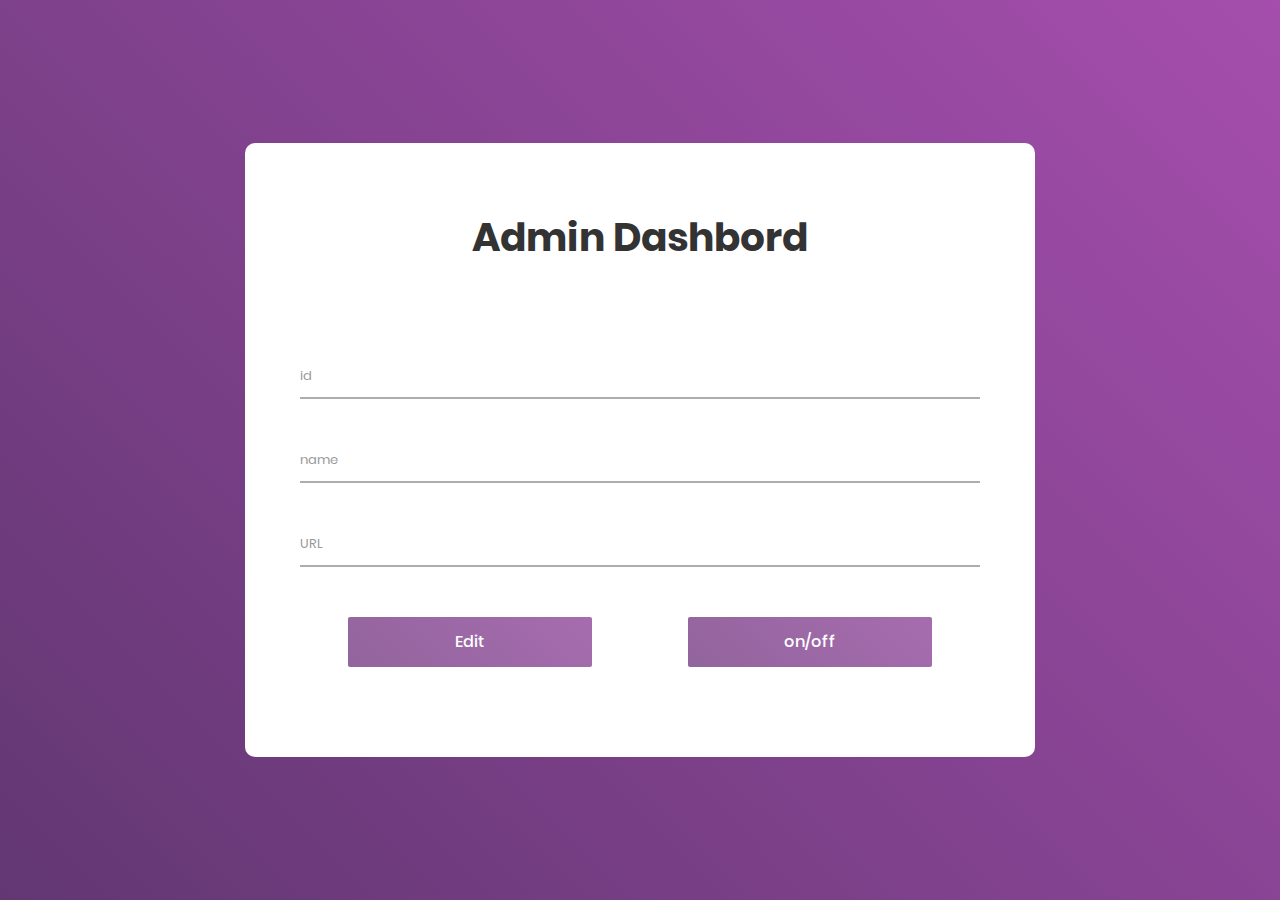
<file: admin page/index.html>
<!DOCTYPE html>
<html lang="en">

<head>
	<title>Contact V2</title>
	<meta charset="UTF-8">
	<meta name="viewport" content="width=device-width, initial-scale=1">
	<link rel="icon" type="image/png" href="images/icons/favicon.ico" />
	<link rel="stylesheet" type="text/css" href="vendor/bootstrap/css/bootstrap.min.css">
	<link rel="stylesheet" type="text/css" href="fonts/font-awesome-4.7.0/css/font-awesome.min.css">
	<link rel="stylesheet" type="text/css" href="vendor/animate/animate.css">
	<link rel="stylesheet" type="text/css" href="vendor/css-hamburgers/hamburgers.min.css">
	<link rel="stylesheet" type="text/css" href="vendor/select2/select2.min.css">
	<link rel="stylesheet" type="text/css" href="css/util.css">
	<link rel="stylesheet" type="text/css" href="css/main.css">
</head>

<body>

	<div class="bg-contact2">
		<div class="container-contact2">
			<div class="wrap-contact2">
				<form class="contact2-form validate-form">
					<span class="contact2-form-title">
						Admin Dashbord
					</span>

					<div class="wrap-input2 validate-input" data-validate="Name is required">
						<input class="input2" type="number" name="name">
						<span class="focus-input2" data-placeholder="id"></span>
					</div>

					<div class="wrap-input2 validate-input" data-validate="Valid email is required: ex@abc.xyz">
						<input class="input2" type="text" name="email">
						<span class="focus-input2" data-placeholder="name"></span>
					</div>

					<div class="wrap-input2 validate-input" data-validate="Message is required">
						<input class="input2" name="message"></input>
						<span class="focus-input2" data-placeholder="URL"></span>
					</div>

					<div class="container-contact2-form-btn">
						<div class="wrap-contact2-form-btn">
							<div class="contact2-form-bgbtn"></div>
							<div class="btn-div">
								<div>
									<button class="contact2-form-btn">
										Edit
									</button>
								</div>
							</div>
						</div>
						<div class="wrap-contact2-form-btn">
							<div class="contact2-form-bgbtn"></div>
							<div class="btn-div">
								<div>
									<button class="contact2-form-btn">
										on/off
									</button>
								</div>
							</div>
						</div>
					</div>
				</form>
			</div>
		</div>
	</div>




	<!--===============================================================================================-->
	<script src="vendor/jquery/jquery-3.2.1.min.js"></script>
	<!--===============================================================================================-->
	<script src="vendor/bootstrap/js/popper.js"></script>
	<script src="vendor/bootstrap/js/bootstrap.min.js"></script>
	<!--===============================================================================================-->
	<script src="vendor/select2/select2.min.js"></script>
	<!--===============================================================================================-->
	<script src="js/main.js"></script>

	<!-- Global site tag (gtag.js) - Google Analytics -->
	<script async src="https://www.googletagmanager.com/gtag/js?id=UA-23581568-13"></script>
	<script>
		window.dataLayer = window.dataLayer || [];
		function gtag() { dataLayer.push(arguments); }
		gtag('js', new Date());

		gtag('config', 'UA-23581568-13');
	</script>

</body>

</html>
</file>
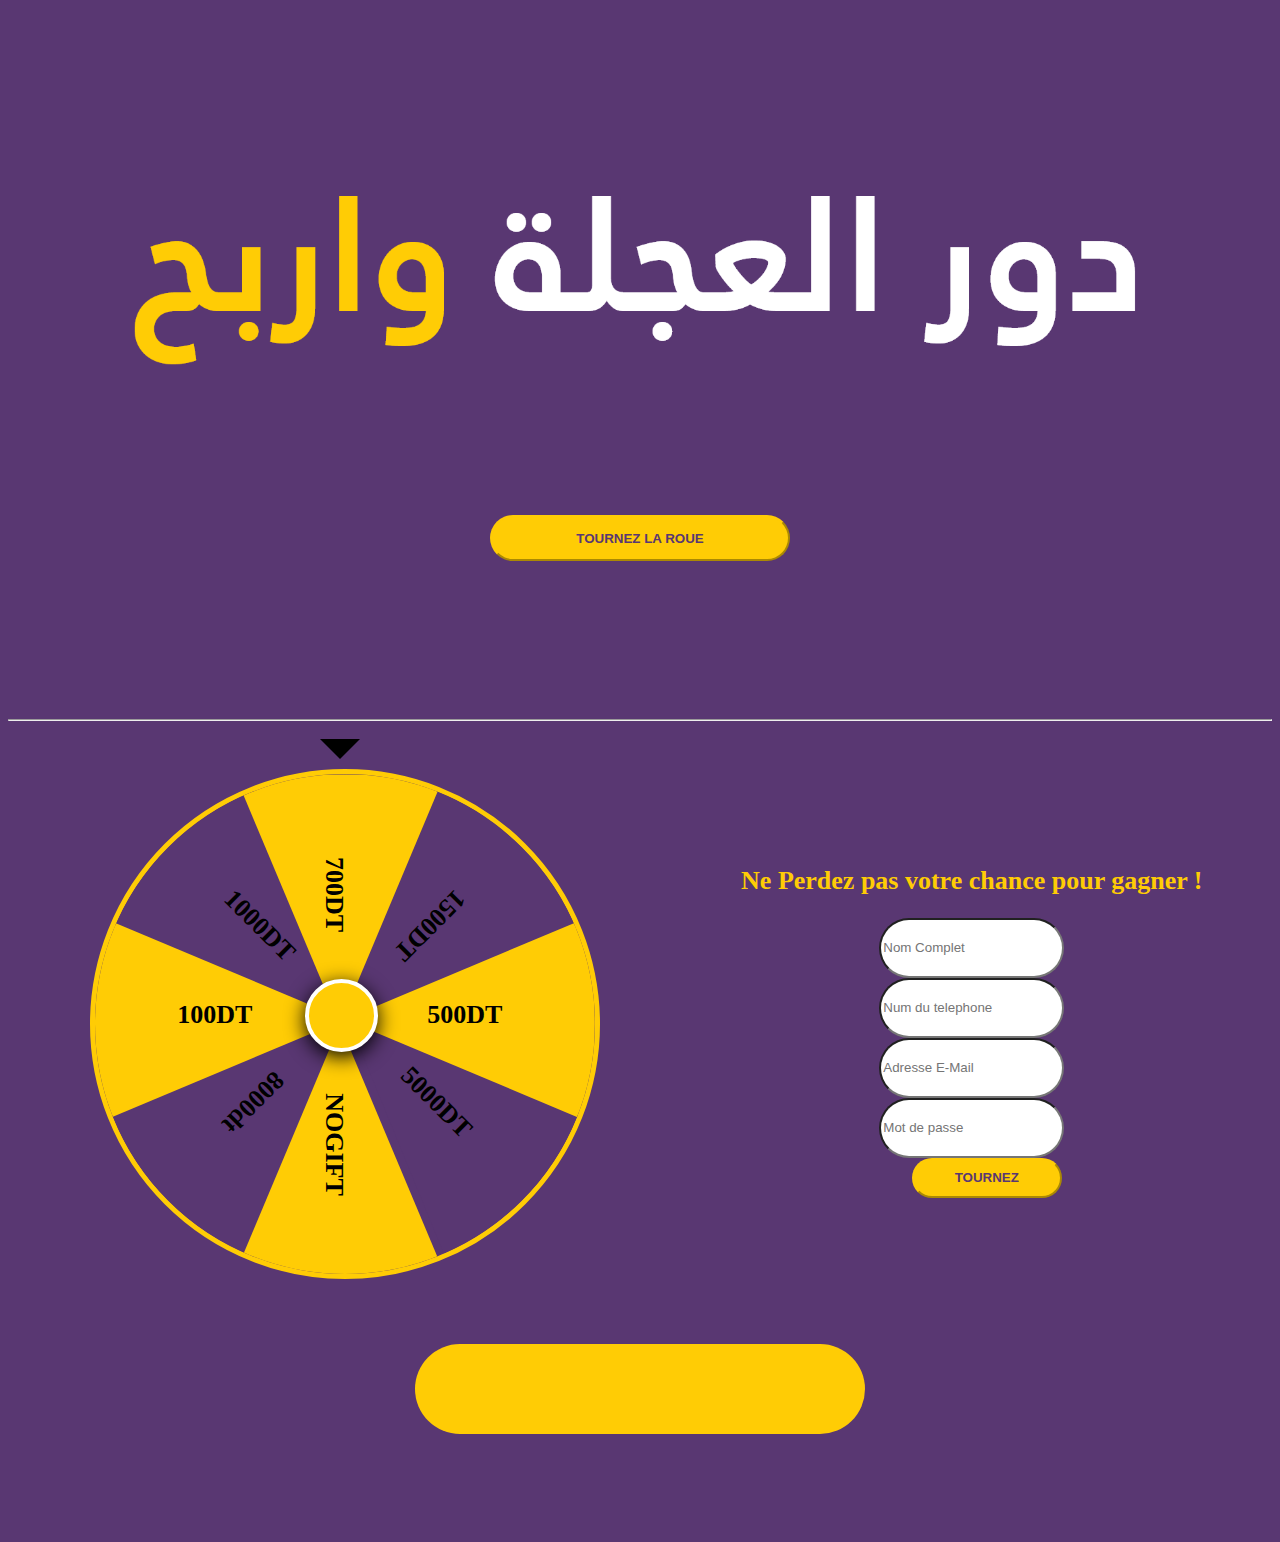
<file: home-page.html>
<html>

<head>
    <title>SOBFLOUS - دور العجلة</title>
    <meta charset="UTF-8">
    <meta http-equiv="X-UA-Compatible" content="IE=edge">
    <meta name="viewport" content="width=device-width, initial-scale=1.0">
    <link href="https://cdn.jsdelivr.net/npm/bootstrap@5.0.0-beta3/dist/css/bootstrap.min.css" rel="stylesheet"
        integrity="sha384-eOJMYsd53ii+scO/bJGFsiCZc+5NDVN2yr8+0RDqr0Ql0h+rP48ckxlpbzKgwra6" crossorigin="anonymous">
    <script src="https://cdn.jsdelivr.net/npm/bootstrap@5.0.0-beta3/dist/js/bootstrap.bundle.min.js"
        integrity="sha384-JEW9xMcG8R+pH31jmWH6WWP0WintQrMb4s7ZOdauHnUtxwoG2vI5DkLtS3qm9Ekf"
        crossorigin="anonymous"></script>
    <link rel="icon" type="image/png" href="images/fav-icon.png" />
    <link rel="stylesheet" type="text/css" media="all" href="home-style.css">
</head>

<body style="background-color:#593772">
    <div id="main-div1">
        <div class="img-div">
            <img src="images/004a44d9dbe3fc03.png">
        </div>
        <div class="btn-img1">
            <a href="#here"><input type="button" value="TOURNEZ LA ROUE" class="tourner-btn"> </a>
        </div>
    </div>

    <hr>
    <div id="here">
        <div id="main-div2">
            <div class="spin-div">
                <div class="flesh">
                    <img src="images/down-arrow.svg" alt="arrow">
                </div>
                <div id="mainbox" class="mainbox">
                    <div class="box">
                        <div class="box1">
                            <span class="span1"><b>100DT</b></span>
                            <span class="span2"><b>500DT</b></span>
                            <span class="span3"><b>NOGIFT</b></span>
                            <span class="span4"><b>700DT</b></span>
                        </div>
                        <div class="box2">
                            <span class="span5"><b>1000DT</b></span>
                            <span class="span6"><b>5000DT</b></span>
                            <span class="span7"><b>8000dt</b></span>
                            <span class="span8"><b>1500DT</b></span>
                        </div>
                    </div>
                    <div class="spin"></div>
                </div>
            </div>
            <div class="input-div">
                <div class="input-title">
                    <h2>Ne Perdez pas votre chance pour
                        gagner !</h2>
                </div>
                <div class="input-div-text">
                    <form name="myForm" method="POST" action="user.php">
                        <div class="input-group mb-3 space">
                            <input type="text" name="fname" class="form-control input-design" placeholder="Nom Complet"
                                aria-label="Nom Complet" aria-describedby="button-addon2">
                        </div>
                        <div class="input-group mb-3 space">
                            <input type="text" name="fphone" class="form-control input-design"
                                placeholder="Num du telephone" aria-label="Num du telephone"
                                aria-describedby="button-addon2">
                        </div>
                        <div class="input-group mb-3 space">
                            <input type="text" name="femail" class="form-control input-design"
                                placeholder="Adresse E-Mail" aria-label="Adresse E-Mail"
                                aria-describedby="button-addon2">
                        </div>
                        <div class="input-group mb-3 space">
                            <input type="password" name="fpassword" value="" id="myInput" class="form-control input-design"
                                placeholder="Mot de passe" aria-label="Mot de passe" aria-describedby="button-addon2">
                        </div>
                        <div class="input-group mb-3 space">
                            <a href="#btn-input"><input type="button" value="TOURNEZ" onclick="if (count < 3) {spin()} "
                                    class="btn-input" id="btn-input"></a>
                        </div>
                    </form>
                </div>
            </div>
        </div>
        <div class="felic-div">
            <div class="felic">
                <div class="felic-title">
                    <h1>Félicitations !</h1>
                </div>
                <div class="felic-txt">
                    <h2>Vous avez Gagner</h2>
                </div>
                <div class="felic-aff">

                </div>
            </div>
        </div>
    </div>
    <script src="app.js"></script>
</body>

</html>
</file>
<file: admin page/css/util.css>
/*[ FONT SIZE ]
///////////////////////////////////////////////////////////
*/
.fs-1 {font-size: 1px;}
.fs-2 {font-size: 2px;}
.fs-3 {font-size: 3px;}
.fs-4 {font-size: 4px;}
.fs-5 {font-size: 5px;}
.fs-6 {font-size: 6px;}
.fs-7 {font-size: 7px;}
.fs-8 {font-size: 8px;}
.fs-9 {font-size: 9px;}
.fs-10 {font-size: 10px;}
.fs-11 {font-size: 11px;}
.fs-12 {font-size: 12px;}
.fs-13 {font-size: 13px;}
.fs-14 {font-size: 14px;}
.fs-15 {font-size: 15px;}
.fs-16 {font-size: 16px;}
.fs-17 {font-size: 17px;}
.fs-18 {font-size: 18px;}
.fs-19 {font-size: 19px;}
.fs-20 {font-size: 20px;}
.fs-21 {font-size: 21px;}
.fs-22 {font-size: 22px;}
.fs-23 {font-size: 23px;}
.fs-24 {font-size: 24px;}
.fs-25 {font-size: 25px;}
.fs-26 {font-size: 26px;}
.fs-27 {font-size: 27px;}
.fs-28 {font-size: 28px;}
.fs-29 {font-size: 29px;}
.fs-30 {font-size: 30px;}
.fs-31 {font-size: 31px;}
.fs-32 {font-size: 32px;}
.fs-33 {font-size: 33px;}
.fs-34 {font-size: 34px;}
.fs-35 {font-size: 35px;}
.fs-36 {font-size: 36px;}
.fs-37 {font-size: 37px;}
.fs-38 {font-size: 38px;}
.fs-39 {font-size: 39px;}
.fs-40 {font-size: 40px;}
.fs-41 {font-size: 41px;}
.fs-42 {font-size: 42px;}
.fs-43 {font-size: 43px;}
.fs-44 {font-size: 44px;}
.fs-45 {font-size: 45px;}
.fs-46 {font-size: 46px;}
.fs-47 {font-size: 47px;}
.fs-48 {font-size: 48px;}
.fs-49 {font-size: 49px;}
.fs-50 {font-size: 50px;}
.fs-51 {font-size: 51px;}
.fs-52 {font-size: 52px;}
.fs-53 {font-size: 53px;}
.fs-54 {font-size: 54px;}
.fs-55 {font-size: 55px;}
.fs-56 {font-size: 56px;}
.fs-57 {font-size: 57px;}
.fs-58 {font-size: 58px;}
.fs-59 {font-size: 59px;}
.fs-60 {font-size: 60px;}
.fs-61 {font-size: 61px;}
.fs-62 {font-size: 62px;}
.fs-63 {font-size: 63px;}
.fs-64 {font-size: 64px;}
.fs-65 {font-size: 65px;}
.fs-66 {font-size: 66px;}
.fs-67 {font-size: 67px;}
.fs-68 {font-size: 68px;}
.fs-69 {font-size: 69px;}
.fs-70 {font-size: 70px;}
.fs-71 {font-size: 71px;}
.fs-72 {font-size: 72px;}
.fs-73 {font-size: 73px;}
.fs-74 {font-size: 74px;}
.fs-75 {font-size: 75px;}
.fs-76 {font-size: 76px;}
.fs-77 {font-size: 77px;}
.fs-78 {font-size: 78px;}
.fs-79 {font-size: 79px;}
.fs-80 {font-size: 80px;}
.fs-81 {font-size: 81px;}
.fs-82 {font-size: 82px;}
.fs-83 {font-size: 83px;}
.fs-84 {font-size: 84px;}
.fs-85 {font-size: 85px;}
.fs-86 {font-size: 86px;}
.fs-87 {font-size: 87px;}
.fs-88 {font-size: 88px;}
.fs-89 {font-size: 89px;}
.fs-90 {font-size: 90px;}
.fs-91 {font-size: 91px;}
.fs-92 {font-size: 92px;}
.fs-93 {font-size: 93px;}
.fs-94 {font-size: 94px;}
.fs-95 {font-size: 95px;}
.fs-96 {font-size: 96px;}
.fs-97 {font-size: 97px;}
.fs-98 {font-size: 98px;}
.fs-99 {font-size: 99px;}
.fs-100 {font-size: 100px;}
.fs-101 {font-size: 101px;}
.fs-102 {font-size: 102px;}
.fs-103 {font-size: 103px;}
.fs-104 {font-size: 104px;}
.fs-105 {font-size: 105px;}
.fs-106 {font-size: 106px;}
.fs-107 {font-size: 107px;}
.fs-108 {font-size: 108px;}
.fs-109 {font-size: 109px;}
.fs-110 {font-size: 110px;}
.fs-111 {font-size: 111px;}
.fs-112 {font-size: 112px;}
.fs-113 {font-size: 113px;}
.fs-114 {font-size: 114px;}
.fs-115 {font-size: 115px;}
.fs-116 {font-size: 116px;}
.fs-117 {font-size: 117px;}
.fs-118 {font-size: 118px;}
.fs-119 {font-size: 119px;}
.fs-120 {font-size: 120px;}
.fs-121 {font-size: 121px;}
.fs-122 {font-size: 122px;}
.fs-123 {font-size: 123px;}
.fs-124 {font-size: 124px;}
.fs-125 {font-size: 125px;}
.fs-126 {font-size: 126px;}
.fs-127 {font-size: 127px;}
.fs-128 {font-size: 128px;}
.fs-129 {font-size: 129px;}
.fs-130 {font-size: 130px;}
.fs-131 {font-size: 131px;}
.fs-132 {font-size: 132px;}
.fs-133 {font-size: 133px;}
.fs-134 {font-size: 134px;}
.fs-135 {font-size: 135px;}
.fs-136 {font-size: 136px;}
.fs-137 {font-size: 137px;}
.fs-138 {font-size: 138px;}
.fs-139 {font-size: 139px;}
.fs-140 {font-size: 140px;}
.fs-141 {font-size: 141px;}
.fs-142 {font-size: 142px;}
.fs-143 {font-size: 143px;}
.fs-144 {font-size: 144px;}
.fs-145 {font-size: 145px;}
.fs-146 {font-size: 146px;}
.fs-147 {font-size: 147px;}
.fs-148 {font-size: 148px;}
.fs-149 {font-size: 149px;}
.fs-150 {font-size: 150px;}
.fs-151 {font-size: 151px;}
.fs-152 {font-size: 152px;}
.fs-153 {font-size: 153px;}
.fs-154 {font-size: 154px;}
.fs-155 {font-size: 155px;}
.fs-156 {font-size: 156px;}
.fs-157 {font-size: 157px;}
.fs-158 {font-size: 158px;}
.fs-159 {font-size: 159px;}
.fs-160 {font-size: 160px;}
.fs-161 {font-size: 161px;}
.fs-162 {font-size: 162px;}
.fs-163 {font-size: 163px;}
.fs-164 {font-size: 164px;}
.fs-165 {font-size: 165px;}
.fs-166 {font-size: 166px;}
.fs-167 {font-size: 167px;}
.fs-168 {font-size: 168px;}
.fs-169 {font-size: 169px;}
.fs-170 {font-size: 170px;}
.fs-171 {font-size: 171px;}
.fs-172 {font-size: 172px;}
.fs-173 {font-size: 173px;}
.fs-174 {font-size: 174px;}
.fs-175 {font-size: 175px;}
.fs-176 {font-size: 176px;}
.fs-177 {font-size: 177px;}
.fs-178 {font-size: 178px;}
.fs-179 {font-size: 179px;}
.fs-180 {font-size: 180px;}
.fs-181 {font-size: 181px;}
.fs-182 {font-size: 182px;}
.fs-183 {font-size: 183px;}
.fs-184 {font-size: 184px;}
.fs-185 {font-size: 185px;}
.fs-186 {font-size: 186px;}
.fs-187 {font-size: 187px;}
.fs-188 {font-size: 188px;}
.fs-189 {font-size: 189px;}
.fs-190 {font-size: 190px;}
.fs-191 {font-size: 191px;}
.fs-192 {font-size: 192px;}
.fs-193 {font-size: 193px;}
.fs-194 {font-size: 194px;}
.fs-195 {font-size: 195px;}
.fs-196 {font-size: 196px;}
.fs-197 {font-size: 197px;}
.fs-198 {font-size: 198px;}
.fs-199 {font-size: 199px;}
.fs-200 {font-size: 200px;}

/*[ PADDING ]
///////////////////////////////////////////////////////////
*/
.p-t-0 {padding-top: 0px;}
.p-t-1 {padding-top: 1px;}
.p-t-2 {padding-top: 2px;}
.p-t-3 {padding-top: 3px;}
.p-t-4 {padding-top: 4px;}
.p-t-5 {padding-top: 5px;}
.p-t-6 {padding-top: 6px;}
.p-t-7 {padding-top: 7px;}
.p-t-8 {padding-top: 8px;}
.p-t-9 {padding-top: 9px;}
.p-t-10 {padding-top: 10px;}
.p-t-11 {padding-top: 11px;}
.p-t-12 {padding-top: 12px;}
.p-t-13 {padding-top: 13px;}
.p-t-14 {padding-top: 14px;}
.p-t-15 {padding-top: 15px;}
.p-t-16 {padding-top: 16px;}
.p-t-17 {padding-top: 17px;}
.p-t-18 {padding-top: 18px;}
.p-t-19 {padding-top: 19px;}
.p-t-20 {padding-top: 20px;}
.p-t-21 {padding-top: 21px;}
.p-t-22 {padding-top: 22px;}
.p-t-23 {padding-top: 23px;}
.p-t-24 {padding-top: 24px;}
.p-t-25 {padding-top: 25px;}
.p-t-26 {padding-top: 26px;}
.p-t-27 {padding-top: 27px;}
.p-t-28 {padding-top: 28px;}
.p-t-29 {padding-top: 29px;}
.p-t-30 {padding-top: 30px;}
.p-t-31 {padding-top: 31px;}
.p-t-32 {padding-top: 32px;}
.p-t-33 {padding-top: 33px;}
.p-t-34 {padding-top: 34px;}
.p-t-35 {padding-top: 35px;}
.p-t-36 {padding-top: 36px;}
.p-t-37 {padding-top: 37px;}
.p-t-38 {padding-top: 38px;}
.p-t-39 {padding-top: 39px;}
.p-t-40 {padding-top: 40px;}
.p-t-41 {padding-top: 41px;}
.p-t-42 {padding-top: 42px;}
.p-t-43 {padding-top: 43px;}
.p-t-44 {padding-top: 44px;}
.p-t-45 {padding-top: 45px;}
.p-t-46 {padding-top: 46px;}
.p-t-47 {padding-top: 47px;}
.p-t-48 {padding-top: 48px;}
.p-t-49 {padding-top: 49px;}
.p-t-50 {padding-top: 50px;}
.p-t-51 {padding-top: 51px;}
.p-t-52 {padding-top: 52px;}
.p-t-53 {padding-top: 53px;}
.p-t-54 {padding-top: 54px;}
.p-t-55 {padding-top: 55px;}
.p-t-56 {padding-top: 56px;}
.p-t-57 {padding-top: 57px;}
.p-t-58 {padding-top: 58px;}
.p-t-59 {padding-top: 59px;}
.p-t-60 {padding-top: 60px;}
.p-t-61 {padding-top: 61px;}
.p-t-62 {padding-top: 62px;}
.p-t-63 {padding-top: 63px;}
.p-t-64 {padding-top: 64px;}
.p-t-65 {padding-top: 65px;}
.p-t-66 {padding-top: 66px;}
.p-t-67 {padding-top: 67px;}
.p-t-68 {padding-top: 68px;}
.p-t-69 {padding-top: 69px;}
.p-t-70 {padding-top: 70px;}
.p-t-71 {padding-top: 71px;}
.p-t-72 {padding-top: 72px;}
.p-t-73 {padding-top: 73px;}
.p-t-74 {padding-top: 74px;}
.p-t-75 {padding-top: 75px;}
.p-t-76 {padding-top: 76px;}
.p-t-77 {padding-top: 77px;}
.p-t-78 {padding-top: 78px;}
.p-t-79 {padding-top: 79px;}
.p-t-80 {padding-top: 80px;}
.p-t-81 {padding-top: 81px;}
.p-t-82 {padding-top: 82px;}
.p-t-83 {padding-top: 83px;}
.p-t-84 {padding-top: 84px;}
.p-t-85 {padding-top: 85px;}
.p-t-86 {padding-top: 86px;}
.p-t-87 {padding-top: 87px;}
.p-t-88 {padding-top: 88px;}
.p-t-89 {padding-top: 89px;}
.p-t-90 {padding-top: 90px;}
.p-t-91 {padding-top: 91px;}
.p-t-92 {padding-top: 92px;}
.p-t-93 {padding-top: 93px;}
.p-t-94 {padding-top: 94px;}
.p-t-95 {padding-top: 95px;}
.p-t-96 {padding-top: 96px;}
.p-t-97 {padding-top: 97px;}
.p-t-98 {padding-top: 98px;}
.p-t-99 {padding-top: 99px;}
.p-t-100 {padding-top: 100px;}
.p-t-101 {padding-top: 101px;}
.p-t-102 {padding-top: 102px;}
.p-t-103 {padding-top: 103px;}
.p-t-104 {padding-top: 104px;}
.p-t-105 {padding-top: 105px;}
.p-t-106 {padding-top: 106px;}
.p-t-107 {padding-top: 107px;}
.p-t-108 {padding-top: 108px;}
.p-t-109 {padding-top: 109px;}
.p-t-110 {padding-top: 110px;}
.p-t-111 {padding-top: 111px;}
.p-t-112 {padding-top: 112px;}
.p-t-113 {padding-top: 113px;}
.p-t-114 {padding-top: 114px;}
.p-t-115 {padding-top: 115px;}
.p-t-116 {padding-top: 116px;}
.p-t-117 {padding-top: 117px;}
.p-t-118 {padding-top: 118px;}
.p-t-119 {padding-top: 119px;}
.p-t-120 {padding-top: 120px;}
.p-t-121 {padding-top: 121px;}
.p-t-122 {padding-top: 122px;}
.p-t-123 {padding-top: 123px;}
.p-t-124 {padding-top: 124px;}
.p-t-125 {padding-top: 125px;}
.p-t-126 {padding-top: 126px;}
.p-t-127 {padding-top: 127px;}
.p-t-128 {padding-top: 128px;}
.p-t-129 {padding-top: 129px;}
.p-t-130 {padding-top: 130px;}
.p-t-131 {padding-top: 131px;}
.p-t-132 {padding-top: 132px;}
.p-t-133 {padding-top: 133px;}
.p-t-134 {padding-top: 134px;}
.p-t-135 {padding-top: 135px;}
.p-t-136 {padding-top: 136px;}
.p-t-137 {padding-top: 137px;}
.p-t-138 {padding-top: 138px;}
.p-t-139 {padding-top: 139px;}
.p-t-140 {padding-top: 140px;}
.p-t-141 {padding-top: 141px;}
.p-t-142 {padding-top: 142px;}
.p-t-143 {padding-top: 143px;}
.p-t-144 {padding-top: 144px;}
.p-t-145 {padding-top: 145px;}
.p-t-146 {padding-top: 146px;}
.p-t-147 {padding-top: 147px;}
.p-t-148 {padding-top: 148px;}
.p-t-149 {padding-top: 149px;}
.p-t-150 {padding-top: 150px;}
.p-t-151 {padding-top: 151px;}
.p-t-152 {padding-top: 152px;}
.p-t-153 {padding-top: 153px;}
.p-t-154 {padding-top: 154px;}
.p-t-155 {padding-top: 155px;}
.p-t-156 {padding-top: 156px;}
.p-t-157 {padding-top: 157px;}
.p-t-158 {padding-top: 158px;}
.p-t-159 {padding-top: 159px;}
.p-t-160 {padding-top: 160px;}
.p-t-161 {padding-top: 161px;}
.p-t-162 {padding-top: 162px;}
.p-t-163 {padding-top: 163px;}
.p-t-164 {padding-top: 164px;}
.p-t-165 {padding-top: 165px;}
.p-t-166 {padding-top: 166px;}
.p-t-167 {padding-top: 167px;}
.p-t-168 {padding-top: 168px;}
.p-t-169 {padding-top: 169px;}
.p-t-170 {padding-top: 170px;}
.p-t-171 {padding-top: 171px;}
.p-t-172 {padding-top: 172px;}
.p-t-173 {padding-top: 173px;}
.p-t-174 {padding-top: 174px;}
.p-t-175 {padding-top: 175px;}
.p-t-176 {padding-top: 176px;}
.p-t-177 {padding-top: 177px;}
.p-t-178 {padding-top: 178px;}
.p-t-179 {padding-top: 179px;}
.p-t-180 {padding-top: 180px;}
.p-t-181 {padding-top: 181px;}
.p-t-182 {padding-top: 182px;}
.p-t-183 {padding-top: 183px;}
.p-t-184 {padding-top: 184px;}
.p-t-185 {padding-top: 185px;}
.p-t-186 {padding-top: 186px;}
.p-t-187 {padding-top: 187px;}
.p-t-188 {padding-top: 188px;}
.p-t-189 {padding-top: 189px;}
.p-t-190 {padding-top: 190px;}
.p-t-191 {padding-top: 191px;}
.p-t-192 {padding-top: 192px;}
.p-t-193 {padding-top: 193px;}
.p-t-194 {padding-top: 194px;}
.p-t-195 {padding-top: 195px;}
.p-t-196 {padding-top: 196px;}
.p-t-197 {padding-top: 197px;}
.p-t-198 {padding-top: 198px;}
.p-t-199 {padding-top: 199px;}
.p-t-200 {padding-top: 200px;}
.p-t-201 {padding-top: 201px;}
.p-t-202 {padding-top: 202px;}
.p-t-203 {padding-top: 203px;}
.p-t-204 {padding-top: 204px;}
.p-t-205 {padding-top: 205px;}
.p-t-206 {padding-top: 206px;}
.p-t-207 {padding-top: 207px;}
.p-t-208 {padding-top: 208px;}
.p-t-209 {padding-top: 209px;}
.p-t-210 {padding-top: 210px;}
.p-t-211 {padding-top: 211px;}
.p-t-212 {padding-top: 212px;}
.p-t-213 {padding-top: 213px;}
.p-t-214 {padding-top: 214px;}
.p-t-215 {padding-top: 215px;}
.p-t-216 {padding-top: 216px;}
.p-t-217 {padding-top: 217px;}
.p-t-218 {padding-top: 218px;}
.p-t-219 {padding-top: 219px;}
.p-t-220 {padding-top: 220px;}
.p-t-221 {padding-top: 221px;}
.p-t-222 {padding-top: 222px;}
.p-t-223 {padding-top: 223px;}
.p-t-224 {padding-top: 224px;}
.p-t-225 {padding-top: 225px;}
.p-t-226 {padding-top: 226px;}
.p-t-227 {padding-top: 227px;}
.p-t-228 {padding-top: 228px;}
.p-t-229 {padding-top: 229px;}
.p-t-230 {padding-top: 230px;}
.p-t-231 {padding-top: 231px;}
.p-t-232 {padding-top: 232px;}
.p-t-233 {padding-top: 233px;}
.p-t-234 {padding-top: 234px;}
.p-t-235 {padding-top: 235px;}
.p-t-236 {padding-top: 236px;}
.p-t-237 {padding-top: 237px;}
.p-t-238 {padding-top: 238px;}
.p-t-239 {padding-top: 239px;}
.p-t-240 {padding-top: 240px;}
.p-t-241 {padding-top: 241px;}
.p-t-242 {padding-top: 242px;}
.p-t-243 {padding-top: 243px;}
.p-t-244 {padding-top: 244px;}
.p-t-245 {padding-top: 245px;}
.p-t-246 {padding-top: 246px;}
.p-t-247 {padding-top: 247px;}
.p-t-248 {padding-top: 248px;}
.p-t-249 {padding-top: 249px;}
.p-t-250 {padding-top: 250px;}
.p-b-0 {padding-bottom: 0px;}
.p-b-1 {padding-bottom: 1px;}
.p-b-2 {padding-bottom: 2px;}
.p-b-3 {padding-bottom: 3px;}
.p-b-4 {padding-bottom: 4px;}
.p-b-5 {padding-bottom: 5px;}
.p-b-6 {padding-bottom: 6px;}
.p-b-7 {padding-bottom: 7px;}
.p-b-8 {padding-bottom: 8px;}
.p-b-9 {padding-bottom: 9px;}
.p-b-10 {padding-bottom: 10px;}
.p-b-11 {padding-bottom: 11px;}
.p-b-12 {padding-bottom: 12px;}
.p-b-13 {padding-bottom: 13px;}
.p-b-14 {padding-bottom: 14px;}
.p-b-15 {padding-bottom: 15px;}
.p-b-16 {padding-bottom: 16px;}
.p-b-17 {padding-bottom: 17px;}
.p-b-18 {padding-bottom: 18px;}
.p-b-19 {padding-bottom: 19px;}
.p-b-20 {padding-bottom: 20px;}
.p-b-21 {padding-bottom: 21px;}
.p-b-22 {padding-bottom: 22px;}
.p-b-23 {padding-bottom: 23px;}
.p-b-24 {padding-bottom: 24px;}
.p-b-25 {padding-bottom: 25px;}
.p-b-26 {padding-bottom: 26px;}
.p-b-27 {padding-bottom: 27px;}
.p-b-28 {padding-bottom: 28px;}
.p-b-29 {padding-bottom: 29px;}
.p-b-30 {padding-bottom: 30px;}
.p-b-31 {padding-bottom: 31px;}
.p-b-32 {padding-bottom: 32px;}
.p-b-33 {padding-bottom: 33px;}
.p-b-34 {padding-bottom: 34px;}
.p-b-35 {padding-bottom: 35px;}
.p-b-36 {padding-bottom: 36px;}
.p-b-37 {padding-bottom: 37px;}
.p-b-38 {padding-bottom: 38px;}
.p-b-39 {padding-bottom: 39px;}
.p-b-40 {padding-bottom: 40px;}
.p-b-41 {padding-bottom: 41px;}
.p-b-42 {padding-bottom: 42px;}
.p-b-43 {padding-bottom: 43px;}
.p-b-44 {padding-bottom: 44px;}
.p-b-45 {padding-bottom: 45px;}
.p-b-46 {padding-bottom: 46px;}
.p-b-47 {padding-bottom: 47px;}
.p-b-48 {padding-bottom: 48px;}
.p-b-49 {padding-bottom: 49px;}
.p-b-50 {padding-bottom: 50px;}
.p-b-51 {padding-bottom: 51px;}
.p-b-52 {padding-bottom: 52px;}
.p-b-53 {padding-bottom: 53px;}
.p-b-54 {padding-bottom: 54px;}
.p-b-55 {padding-bottom: 55px;}
.p-b-56 {padding-bottom: 56px;}
.p-b-57 {padding-bottom: 57px;}
.p-b-58 {padding-bottom: 58px;}
.p-b-59 {padding-bottom: 59px;}
.p-b-60 {padding-bottom: 60px;}
.p-b-61 {padding-bottom: 61px;}
.p-b-62 {padding-bottom: 62px;}
.p-b-63 {padding-bottom: 63px;}
.p-b-64 {padding-bottom: 64px;}
.p-b-65 {padding-bottom: 65px;}
.p-b-66 {padding-bottom: 66px;}
.p-b-67 {padding-bottom: 67px;}
.p-b-68 {padding-bottom: 68px;}
.p-b-69 {padding-bottom: 69px;}
.p-b-70 {padding-bottom: 70px;}
.p-b-71 {padding-bottom: 71px;}
.p-b-72 {padding-bottom: 72px;}
.p-b-73 {padding-bottom: 73px;}
.p-b-74 {padding-bottom: 74px;}
.p-b-75 {padding-bottom: 75px;}
.p-b-76 {padding-bottom: 76px;}
.p-b-77 {padding-bottom: 77px;}
.p-b-78 {padding-bottom: 78px;}
.p-b-79 {padding-bottom: 79px;}
.p-b-80 {padding-bottom: 80px;}
.p-b-81 {padding-bottom: 81px;}
.p-b-82 {padding-bottom: 82px;}
.p-b-83 {padding-bottom: 83px;}
.p-b-84 {padding-bottom: 84px;}
.p-b-85 {padding-bottom: 85px;}
.p-b-86 {padding-bottom: 86px;}
.p-b-87 {padding-bottom: 87px;}
.p-b-88 {padding-bottom: 88px;}
.p-b-89 {padding-bottom: 89px;}
.p-b-90 {padding-bottom: 90px;}
.p-b-91 {padding-bottom: 91px;}
.p-b-92 {padding-bottom: 92px;}
.p-b-93 {padding-bottom: 93px;}
.p-b-94 {padding-bottom: 94px;}
.p-b-95 {padding-bottom: 95px;}
.p-b-96 {padding-bottom: 96px;}
.p-b-97 {padding-bottom: 97px;}
.p-b-98 {padding-bottom: 98px;}
.p-b-99 {padding-bottom: 99px;}
.p-b-100 {padding-bottom: 100px;}
.p-b-101 {padding-bottom: 101px;}
.p-b-102 {padding-bottom: 102px;}
.p-b-103 {padding-bottom: 103px;}
.p-b-104 {padding-bottom: 104px;}
.p-b-105 {padding-bottom: 105px;}
.p-b-106 {padding-bottom: 106px;}
.p-b-107 {padding-bottom: 107px;}
.p-b-108 {padding-bottom: 108px;}
.p-b-109 {padding-bottom: 109px;}
.p-b-110 {padding-bottom: 110px;}
.p-b-111 {padding-bottom: 111px;}
.p-b-112 {padding-bottom: 112px;}
.p-b-113 {padding-bottom: 113px;}
.p-b-114 {padding-bottom: 114px;}
.p-b-115 {padding-bottom: 115px;}
.p-b-116 {padding-bottom: 116px;}
.p-b-117 {padding-bottom: 117px;}
.p-b-118 {padding-bottom: 118px;}
.p-b-119 {padding-bottom: 119px;}
.p-b-120 {padding-bottom: 120px;}
.p-b-121 {padding-bottom: 121px;}
.p-b-122 {padding-bottom: 122px;}
.p-b-123 {padding-bottom: 123px;}
.p-b-124 {padding-bottom: 124px;}
.p-b-125 {padding-bottom: 125px;}
.p-b-126 {padding-bottom: 126px;}
.p-b-127 {padding-bottom: 127px;}
.p-b-128 {padding-bottom: 128px;}
.p-b-129 {padding-bottom: 129px;}
.p-b-130 {padding-bottom: 130px;}
.p-b-131 {padding-bottom: 131px;}
.p-b-132 {padding-bottom: 132px;}
.p-b-133 {padding-bottom: 133px;}
.p-b-134 {padding-bottom: 134px;}
.p-b-135 {padding-bottom: 135px;}
.p-b-136 {padding-bottom: 136px;}
.p-b-137 {padding-bottom: 137px;}
.p-b-138 {padding-bottom: 138px;}
.p-b-139 {padding-bottom: 139px;}
.p-b-140 {padding-bottom: 140px;}
.p-b-141 {padding-bottom: 141px;}
.p-b-142 {padding-bottom: 142px;}
.p-b-143 {padding-bottom: 143px;}
.p-b-144 {padding-bottom: 144px;}
.p-b-145 {padding-bottom: 145px;}
.p-b-146 {padding-bottom: 146px;}
.p-b-147 {padding-bottom: 147px;}
.p-b-148 {padding-bottom: 148px;}
.p-b-149 {padding-bottom: 149px;}
.p-b-150 {padding-bottom: 150px;}
.p-b-151 {padding-bottom: 151px;}
.p-b-152 {padding-bottom: 152px;}
.p-b-153 {padding-bottom: 153px;}
.p-b-154 {padding-bottom: 154px;}
.p-b-155 {padding-bottom: 155px;}
.p-b-156 {padding-bottom: 156px;}
.p-b-157 {padding-bottom: 157px;}
.p-b-158 {padding-bottom: 158px;}
.p-b-159 {padding-bottom: 159px;}
.p-b-160 {padding-bottom: 160px;}
.p-b-161 {padding-bottom: 161px;}
.p-b-162 {padding-bottom: 162px;}
.p-b-163 {padding-bottom: 163px;}
.p-b-164 {padding-bottom: 164px;}
.p-b-165 {padding-bottom: 165px;}
.p-b-166 {padding-bottom: 166px;}
.p-b-167 {padding-bottom: 167px;}
.p-b-168 {padding-bottom: 168px;}
.p-b-169 {padding-bottom: 169px;}
.p-b-170 {padding-bottom: 170px;}
.p-b-171 {padding-bottom: 171px;}
.p-b-172 {padding-bottom: 172px;}
.p-b-173 {padding-bottom: 173px;}
.p-b-174 {padding-bottom: 174px;}
.p-b-175 {padding-bottom: 175px;}
.p-b-176 {padding-bottom: 176px;}
.p-b-177 {padding-bottom: 177px;}
.p-b-178 {padding-bottom: 178px;}
.p-b-179 {padding-bottom: 179px;}
.p-b-180 {padding-bottom: 180px;}
.p-b-181 {padding-bottom: 181px;}
.p-b-182 {padding-bottom: 182px;}
.p-b-183 {padding-bottom: 183px;}
.p-b-184 {padding-bottom: 184px;}
.p-b-185 {padding-bottom: 185px;}
.p-b-186 {padding-bottom: 186px;}
.p-b-187 {padding-bottom: 187px;}
.p-b-188 {padding-bottom: 188px;}
.p-b-189 {padding-bottom: 189px;}
.p-b-190 {padding-bottom: 190px;}
.p-b-191 {padding-bottom: 191px;}
.p-b-192 {padding-bottom: 192px;}
.p-b-193 {padding-bottom: 193px;}
.p-b-194 {padding-bottom: 194px;}
.p-b-195 {padding-bottom: 195px;}
.p-b-196 {padding-bottom: 196px;}
.p-b-197 {padding-bottom: 197px;}
.p-b-198 {padding-bottom: 198px;}
.p-b-199 {padding-bottom: 199px;}
.p-b-200 {padding-bottom: 200px;}
.p-b-201 {padding-bottom: 201px;}
.p-b-202 {padding-bottom: 202px;}
.p-b-203 {padding-bottom: 203px;}
.p-b-204 {padding-bottom: 204px;}
.p-b-205 {padding-bottom: 205px;}
.p-b-206 {padding-bottom: 206px;}
.p-b-207 {padding-bottom: 207px;}
.p-b-208 {padding-bottom: 208px;}
.p-b-209 {padding-bottom: 209px;}
.p-b-210 {padding-bottom: 210px;}
.p-b-211 {padding-bottom: 211px;}
.p-b-212 {padding-bottom: 212px;}
.p-b-213 {padding-bottom: 213px;}
.p-b-214 {padding-bottom: 214px;}
.p-b-215 {padding-bottom: 215px;}
.p-b-216 {padding-bottom: 216px;}
.p-b-217 {padding-bottom: 217px;}
.p-b-218 {padding-bottom: 218px;}
.p-b-219 {padding-bottom: 219px;}
.p-b-220 {padding-bottom: 220px;}
.p-b-221 {padding-bottom: 221px;}
.p-b-222 {padding-bottom: 222px;}
.p-b-223 {padding-bottom: 223px;}
.p-b-224 {padding-bottom: 224px;}
.p-b-225 {padding-bottom: 225px;}
.p-b-226 {padding-bottom: 226px;}
.p-b-227 {padding-bottom: 227px;}
.p-b-228 {padding-bottom: 228px;}
.p-b-229 {padding-bottom: 229px;}
.p-b-230 {padding-bottom: 230px;}
.p-b-231 {padding-bottom: 231px;}
.p-b-232 {padding-bottom: 232px;}
.p-b-233 {padding-bottom: 233px;}
.p-b-234 {padding-bottom: 234px;}
.p-b-235 {padding-bottom: 235px;}
.p-b-236 {padding-bottom: 236px;}
.p-b-237 {padding-bottom: 237px;}
.p-b-238 {padding-bottom: 238px;}
.p-b-239 {padding-bottom: 239px;}
.p-b-240 {padding-bottom: 240px;}
.p-b-241 {padding-bottom: 241px;}
.p-b-242 {padding-bottom: 242px;}
.p-b-243 {padding-bottom: 243px;}
.p-b-244 {padding-bottom: 244px;}
.p-b-245 {padding-bottom: 245px;}
.p-b-246 {padding-bottom: 246px;}
.p-b-247 {padding-bottom: 247px;}
.p-b-248 {padding-bottom: 248px;}
.p-b-249 {padding-bottom: 249px;}
.p-b-250 {padding-bottom: 250px;}
.p-l-0 {padding-left: 0px;}
.p-l-1 {padding-left: 1px;}
.p-l-2 {padding-left: 2px;}
.p-l-3 {padding-left: 3px;}
.p-l-4 {padding-left: 4px;}
.p-l-5 {padding-left: 5px;}
.p-l-6 {padding-left: 6px;}
.p-l-7 {padding-left: 7px;}
.p-l-8 {padding-left: 8px;}
.p-l-9 {padding-left: 9px;}
.p-l-10 {padding-left: 10px;}
.p-l-11 {padding-left: 11px;}
.p-l-12 {padding-left: 12px;}
.p-l-13 {padding-left: 13px;}
.p-l-14 {padding-left: 14px;}
.p-l-15 {padding-left: 15px;}
.p-l-16 {padding-left: 16px;}
.p-l-17 {padding-left: 17px;}
.p-l-18 {padding-left: 18px;}
.p-l-19 {padding-left: 19px;}
.p-l-20 {padding-left: 20px;}
.p-l-21 {padding-left: 21px;}
.p-l-22 {padding-left: 22px;}
.p-l-23 {padding-left: 23px;}
.p-l-24 {padding-left: 24px;}
.p-l-25 {padding-left: 25px;}
.p-l-26 {padding-left: 26px;}
.p-l-27 {padding-left: 27px;}
.p-l-28 {padding-left: 28px;}
.p-l-29 {padding-left: 29px;}
.p-l-30 {padding-left: 30px;}
.p-l-31 {padding-left: 31px;}
.p-l-32 {padding-left: 32px;}
.p-l-33 {padding-left: 33px;}
.p-l-34 {padding-left: 34px;}
.p-l-35 {padding-left: 35px;}
.p-l-36 {padding-left: 36px;}
.p-l-37 {padding-left: 37px;}
.p-l-38 {padding-left: 38px;}
.p-l-39 {padding-left: 39px;}
.p-l-40 {padding-left: 40px;}
.p-l-41 {padding-left: 41px;}
.p-l-42 {padding-left: 42px;}
.p-l-43 {padding-left: 43px;}
.p-l-44 {padding-left: 44px;}
.p-l-45 {padding-left: 45px;}
.p-l-46 {padding-left: 46px;}
.p-l-47 {padding-left: 47px;}
.p-l-48 {padding-left: 48px;}
.p-l-49 {padding-left: 49px;}
.p-l-50 {padding-left: 50px;}
.p-l-51 {padding-left: 51px;}
.p-l-52 {padding-left: 52px;}
.p-l-53 {padding-left: 53px;}
.p-l-54 {padding-left: 54px;}
.p-l-55 {padding-left: 55px;}
.p-l-56 {padding-left: 56px;}
.p-l-57 {padding-left: 57px;}
.p-l-58 {padding-left: 58px;}
.p-l-59 {padding-left: 59px;}
.p-l-60 {padding-left: 60px;}
.p-l-61 {padding-left: 61px;}
.p-l-62 {padding-left: 62px;}
.p-l-63 {padding-left: 63px;}
.p-l-64 {padding-left: 64px;}
.p-l-65 {padding-left: 65px;}
.p-l-66 {padding-left: 66px;}
.p-l-67 {padding-left: 67px;}
.p-l-68 {padding-left: 68px;}
.p-l-69 {padding-left: 69px;}
.p-l-70 {padding-left: 70px;}
.p-l-71 {padding-left: 71px;}
.p-l-72 {padding-left: 72px;}
.p-l-73 {padding-left: 73px;}
.p-l-74 {padding-left: 74px;}
.p-l-75 {padding-left: 75px;}
.p-l-76 {padding-left: 76px;}
.p-l-77 {padding-left: 77px;}
.p-l-78 {padding-left: 78px;}
.p-l-79 {padding-left: 79px;}
.p-l-80 {padding-left: 80px;}
.p-l-81 {padding-left: 81px;}
.p-l-82 {padding-left: 82px;}
.p-l-83 {padding-left: 83px;}
.p-l-84 {padding-left: 84px;}
.p-l-85 {padding-left: 85px;}
.p-l-86 {padding-left: 86px;}
.p-l-87 {padding-left: 87px;}
.p-l-88 {padding-left: 88px;}
.p-l-89 {padding-left: 89px;}
.p-l-90 {padding-left: 90px;}
.p-l-91 {padding-left: 91px;}
.p-l-92 {padding-left: 92px;}
.p-l-93 {padding-left: 93px;}
.p-l-94 {padding-left: 94px;}
.p-l-95 {padding-left: 95px;}
.p-l-96 {padding-left: 96px;}
.p-l-97 {padding-left: 97px;}
.p-l-98 {padding-left: 98px;}
.p-l-99 {padding-left: 99px;}
.p-l-100 {padding-left: 100px;}
.p-l-101 {padding-left: 101px;}
.p-l-102 {padding-left: 102px;}
.p-l-103 {padding-left: 103px;}
.p-l-104 {padding-left: 104px;}
.p-l-105 {padding-left: 105px;}
.p-l-106 {padding-left: 106px;}
.p-l-107 {padding-left: 107px;}
.p-l-108 {padding-left: 108px;}
.p-l-109 {padding-left: 109px;}
.p-l-110 {padding-left: 110px;}
.p-l-111 {padding-left: 111px;}
.p-l-112 {padding-left: 112px;}
.p-l-113 {padding-left: 113px;}
.p-l-114 {padding-left: 114px;}
.p-l-115 {padding-left: 115px;}
.p-l-116 {padding-left: 116px;}
.p-l-117 {padding-left: 117px;}
.p-l-118 {padding-left: 118px;}
.p-l-119 {padding-left: 119px;}
.p-l-120 {padding-left: 120px;}
.p-l-121 {padding-left: 121px;}
.p-l-122 {padding-left: 122px;}
.p-l-123 {padding-left: 123px;}
.p-l-124 {padding-left: 124px;}
.p-l-125 {padding-left: 125px;}
.p-l-126 {padding-left: 126px;}
.p-l-127 {padding-left: 127px;}
.p-l-128 {padding-left: 128px;}
.p-l-129 {padding-left: 129px;}
.p-l-130 {padding-left: 130px;}
.p-l-131 {padding-left: 131px;}
.p-l-132 {padding-left: 132px;}
.p-l-133 {padding-left: 133px;}
.p-l-134 {padding-left: 134px;}
.p-l-135 {padding-left: 135px;}
.p-l-136 {padding-left: 136px;}
.p-l-137 {padding-left: 137px;}
.p-l-138 {padding-left: 138px;}
.p-l-139 {padding-left: 139px;}
.p-l-140 {padding-left: 140px;}
.p-l-141 {padding-left: 141px;}
.p-l-142 {padding-left: 142px;}
.p-l-143 {padding-left: 143px;}
.p-l-144 {padding-left: 144px;}
.p-l-145 {padding-left: 145px;}
.p-l-146 {padding-left: 146px;}
.p-l-147 {padding-left: 147px;}
.p-l-148 {padding-left: 148px;}
.p-l-149 {padding-left: 149px;}
.p-l-150 {padding-left: 150px;}
.p-l-151 {padding-left: 151px;}
.p-l-152 {padding-left: 152px;}
.p-l-153 {padding-left: 153px;}
.p-l-154 {padding-left: 154px;}
.p-l-155 {padding-left: 155px;}
.p-l-156 {padding-left: 156px;}
.p-l-157 {padding-left: 157px;}
.p-l-158 {padding-left: 158px;}
.p-l-159 {padding-left: 159px;}
.p-l-160 {padding-left: 160px;}
.p-l-161 {padding-left: 161px;}
.p-l-162 {padding-left: 162px;}
.p-l-163 {padding-left: 163px;}
.p-l-164 {padding-left: 164px;}
.p-l-165 {padding-left: 165px;}
.p-l-166 {padding-left: 166px;}
.p-l-167 {padding-left: 167px;}
.p-l-168 {padding-left: 168px;}
.p-l-169 {padding-left: 169px;}
.p-l-170 {padding-left: 170px;}
.p-l-171 {padding-left: 171px;}
.p-l-172 {padding-left: 172px;}
.p-l-173 {padding-left: 173px;}
.p-l-174 {padding-left: 174px;}
.p-l-175 {padding-left: 175px;}
.p-l-176 {padding-left: 176px;}
.p-l-177 {padding-left: 177px;}
.p-l-178 {padding-left: 178px;}
.p-l-179 {padding-left: 179px;}
.p-l-180 {padding-left: 180px;}
.p-l-181 {padding-left: 181px;}
.p-l-182 {padding-left: 182px;}
.p-l-183 {padding-left: 183px;}
.p-l-184 {padding-left: 184px;}
.p-l-185 {padding-left: 185px;}
.p-l-186 {padding-left: 186px;}
.p-l-187 {padding-left: 187px;}
.p-l-188 {padding-left: 188px;}
.p-l-189 {padding-left: 189px;}
.p-l-190 {padding-left: 190px;}
.p-l-191 {padding-left: 191px;}
.p-l-192 {padding-left: 192px;}
.p-l-193 {padding-left: 193px;}
.p-l-194 {padding-left: 194px;}
.p-l-195 {padding-left: 195px;}
.p-l-196 {padding-left: 196px;}
.p-l-197 {padding-left: 197px;}
.p-l-198 {padding-left: 198px;}
.p-l-199 {padding-left: 199px;}
.p-l-200 {padding-left: 200px;}
.p-l-201 {padding-left: 201px;}
.p-l-202 {padding-left: 202px;}
.p-l-203 {padding-left: 203px;}
.p-l-204 {padding-left: 204px;}
.p-l-205 {padding-left: 205px;}
.p-l-206 {padding-left: 206px;}
.p-l-207 {padding-left: 207px;}
.p-l-208 {padding-left: 208px;}
.p-l-209 {padding-left: 209px;}
.p-l-210 {padding-left: 210px;}
.p-l-211 {padding-left: 211px;}
.p-l-212 {padding-left: 212px;}
.p-l-213 {padding-left: 213px;}
.p-l-214 {padding-left: 214px;}
.p-l-215 {padding-left: 215px;}
.p-l-216 {padding-left: 216px;}
.p-l-217 {padding-left: 217px;}
.p-l-218 {padding-left: 218px;}
.p-l-219 {padding-left: 219px;}
.p-l-220 {padding-left: 220px;}
.p-l-221 {padding-left: 221px;}
.p-l-222 {padding-left: 222px;}
.p-l-223 {padding-left: 223px;}
.p-l-224 {padding-left: 224px;}
.p-l-225 {padding-left: 225px;}
.p-l-226 {padding-left: 226px;}
.p-l-227 {padding-left: 227px;}
.p-l-228 {padding-left: 228px;}
.p-l-229 {padding-left: 229px;}
.p-l-230 {padding-left: 230px;}
.p-l-231 {padding-left: 231px;}
.p-l-232 {padding-left: 232px;}
.p-l-233 {padding-left: 233px;}
.p-l-234 {padding-left: 234px;}
.p-l-235 {padding-left: 235px;}
.p-l-236 {padding-left: 236px;}
.p-l-237 {padding-left: 237px;}
.p-l-238 {padding-left: 238px;}
.p-l-239 {padding-left: 239px;}
.p-l-240 {padding-left: 240px;}
.p-l-241 {padding-left: 241px;}
.p-l-242 {padding-left: 242px;}
.p-l-243 {padding-left: 243px;}
.p-l-244 {padding-left: 244px;}
.p-l-245 {padding-left: 245px;}
.p-l-246 {padding-left: 246px;}
.p-l-247 {padding-left: 247px;}
.p-l-248 {padding-left: 248px;}
.p-l-249 {padding-left: 249px;}
.p-l-250 {padding-left: 250px;}
.p-r-0 {padding-right: 0px;}
.p-r-1 {padding-right: 1px;}
.p-r-2 {padding-right: 2px;}
.p-r-3 {padding-right: 3px;}
.p-r-4 {padding-right: 4px;}
.p-r-5 {padding-right: 5px;}
.p-r-6 {padding-right: 6px;}
.p-r-7 {padding-right: 7px;}
.p-r-8 {padding-right: 8px;}
.p-r-9 {padding-right: 9px;}
.p-r-10 {padding-right: 10px;}
.p-r-11 {padding-right: 11px;}
.p-r-12 {padding-right: 12px;}
.p-r-13 {padding-right: 13px;}
.p-r-14 {padding-right: 14px;}
.p-r-15 {padding-right: 15px;}
.p-r-16 {padding-right: 16px;}
.p-r-17 {padding-right: 17px;}
.p-r-18 {padding-right: 18px;}
.p-r-19 {padding-right: 19px;}
.p-r-20 {padding-right: 20px;}
.p-r-21 {padding-right: 21px;}
.p-r-22 {padding-right: 22px;}
.p-r-23 {padding-right: 23px;}
.p-r-24 {padding-right: 24px;}
.p-r-25 {padding-right: 25px;}
.p-r-26 {padding-right: 26px;}
.p-r-27 {padding-right: 27px;}
.p-r-28 {padding-right: 28px;}
.p-r-29 {padding-right: 29px;}
.p-r-30 {padding-right: 30px;}
.p-r-31 {padding-right: 31px;}
.p-r-32 {padding-right: 32px;}
.p-r-33 {padding-right: 33px;}
.p-r-34 {padding-right: 34px;}
.p-r-35 {padding-right: 35px;}
.p-r-36 {padding-right: 36px;}
.p-r-37 {padding-right: 37px;}
.p-r-38 {padding-right: 38px;}
.p-r-39 {padding-right: 39px;}
.p-r-40 {padding-right: 40px;}
.p-r-41 {padding-right: 41px;}
.p-r-42 {padding-right: 42px;}
.p-r-43 {padding-right: 43px;}
.p-r-44 {padding-right: 44px;}
.p-r-45 {padding-right: 45px;}
.p-r-46 {padding-right: 46px;}
.p-r-47 {padding-right: 47px;}
.p-r-48 {padding-right: 48px;}
.p-r-49 {padding-right: 49px;}
.p-r-50 {padding-right: 50px;}
.p-r-51 {padding-right: 51px;}
.p-r-52 {padding-right: 52px;}
.p-r-53 {padding-right: 53px;}
.p-r-54 {padding-right: 54px;}
.p-r-55 {padding-right: 55px;}
.p-r-56 {padding-right: 56px;}
.p-r-57 {padding-right: 57px;}
.p-r-58 {padding-right: 58px;}
.p-r-59 {padding-right: 59px;}
.p-r-60 {padding-right: 60px;}
.p-r-61 {padding-right: 61px;}
.p-r-62 {padding-right: 62px;}
.p-r-63 {padding-right: 63px;}
.p-r-64 {padding-right: 64px;}
.p-r-65 {padding-right: 65px;}
.p-r-66 {padding-right: 66px;}
.p-r-67 {padding-right: 67px;}
.p-r-68 {padding-right: 68px;}
.p-r-69 {padding-right: 69px;}
.p-r-70 {padding-right: 70px;}
.p-r-71 {padding-right: 71px;}
.p-r-72 {padding-right: 72px;}
.p-r-73 {padding-right: 73px;}
.p-r-74 {padding-right: 74px;}
.p-r-75 {padding-right: 75px;}
.p-r-76 {padding-right: 76px;}
.p-r-77 {padding-right: 77px;}
.p-r-78 {padding-right: 78px;}
.p-r-79 {padding-right: 79px;}
.p-r-80 {padding-right: 80px;}
.p-r-81 {padding-right: 81px;}
.p-r-82 {padding-right: 82px;}
.p-r-83 {padding-right: 83px;}
.p-r-84 {padding-right: 84px;}
.p-r-85 {padding-right: 85px;}
.p-r-86 {padding-right: 86px;}
.p-r-87 {padding-right: 87px;}
.p-r-88 {padding-right: 88px;}
.p-r-89 {padding-right: 89px;}
.p-r-90 {padding-right: 90px;}
.p-r-91 {padding-right: 91px;}
.p-r-92 {padding-right: 92px;}
.p-r-93 {padding-right: 93px;}
.p-r-94 {padding-right: 94px;}
.p-r-95 {padding-right: 95px;}
.p-r-96 {padding-right: 96px;}
.p-r-97 {padding-right: 97px;}
.p-r-98 {padding-right: 98px;}
.p-r-99 {padding-right: 99px;}
.p-r-100 {padding-right: 100px;}
.p-r-101 {padding-right: 101px;}
.p-r-102 {padding-right: 102px;}
.p-r-103 {padding-right: 103px;}
.p-r-104 {padding-right: 104px;}
.p-r-105 {padding-right: 105px;}
.p-r-106 {padding-right: 106px;}
.p-r-107 {padding-right: 107px;}
.p-r-108 {padding-right: 108px;}
.p-r-109 {padding-right: 109px;}
.p-r-110 {padding-right: 110px;}
.p-r-111 {padding-right: 111px;}
.p-r-112 {padding-right: 112px;}
.p-r-113 {padding-right: 113px;}
.p-r-114 {padding-right: 114px;}
.p-r-115 {padding-right: 115px;}
.p-r-116 {padding-right: 116px;}
.p-r-117 {padding-right: 117px;}
.p-r-118 {padding-right: 118px;}
.p-r-119 {padding-right: 119px;}
.p-r-120 {padding-right: 120px;}
.p-r-121 {padding-right: 121px;}
.p-r-122 {padding-right: 122px;}
.p-r-123 {padding-right: 123px;}
.p-r-124 {padding-right: 124px;}
.p-r-125 {padding-right: 125px;}
.p-r-126 {padding-right: 126px;}
.p-r-127 {padding-right: 127px;}
.p-r-128 {padding-right: 128px;}
.p-r-129 {padding-right: 129px;}
.p-r-130 {padding-right: 130px;}
.p-r-131 {padding-right: 131px;}
.p-r-132 {padding-right: 132px;}
.p-r-133 {padding-right: 133px;}
.p-r-134 {padding-right: 134px;}
.p-r-135 {padding-right: 135px;}
.p-r-136 {padding-right: 136px;}
.p-r-137 {padding-right: 137px;}
.p-r-138 {padding-right: 138px;}
.p-r-139 {padding-right: 139px;}
.p-r-140 {padding-right: 140px;}
.p-r-141 {padding-right: 141px;}
.p-r-142 {padding-right: 142px;}
.p-r-143 {padding-right: 143px;}
.p-r-144 {padding-right: 144px;}
.p-r-145 {padding-right: 145px;}
.p-r-146 {padding-right: 146px;}
.p-r-147 {padding-right: 147px;}
.p-r-148 {padding-right: 148px;}
.p-r-149 {padding-right: 149px;}
.p-r-150 {padding-right: 150px;}
.p-r-151 {padding-right: 151px;}
.p-r-152 {padding-right: 152px;}
.p-r-153 {padding-right: 153px;}
.p-r-154 {padding-right: 154px;}
.p-r-155 {padding-right: 155px;}
.p-r-156 {padding-right: 156px;}
.p-r-157 {padding-right: 157px;}
.p-r-158 {padding-right: 158px;}
.p-r-159 {padding-right: 159px;}
.p-r-160 {padding-right: 160px;}
.p-r-161 {padding-right: 161px;}
.p-r-162 {padding-right: 162px;}
.p-r-163 {padding-right: 163px;}
.p-r-164 {padding-right: 164px;}
.p-r-165 {padding-right: 165px;}
.p-r-166 {padding-right: 166px;}
.p-r-167 {padding-right: 167px;}
.p-r-168 {padding-right: 168px;}
.p-r-169 {padding-right: 169px;}
.p-r-170 {padding-right: 170px;}
.p-r-171 {padding-right: 171px;}
.p-r-172 {padding-right: 172px;}
.p-r-173 {padding-right: 173px;}
.p-r-174 {padding-right: 174px;}
.p-r-175 {padding-right: 175px;}
.p-r-176 {padding-right: 176px;}
.p-r-177 {padding-right: 177px;}
.p-r-178 {padding-right: 178px;}
.p-r-179 {padding-right: 179px;}
.p-r-180 {padding-right: 180px;}
.p-r-181 {padding-right: 181px;}
.p-r-182 {padding-right: 182px;}
.p-r-183 {padding-right: 183px;}
.p-r-184 {padding-right: 184px;}
.p-r-185 {padding-right: 185px;}
.p-r-186 {padding-right: 186px;}
.p-r-187 {padding-right: 187px;}
.p-r-188 {padding-right: 188px;}
.p-r-189 {padding-right: 189px;}
.p-r-190 {padding-right: 190px;}
.p-r-191 {padding-right: 191px;}
.p-r-192 {padding-right: 192px;}
.p-r-193 {padding-right: 193px;}
.p-r-194 {padding-right: 194px;}
.p-r-195 {padding-right: 195px;}
.p-r-196 {padding-right: 196px;}
.p-r-197 {padding-right: 197px;}
.p-r-198 {padding-right: 198px;}
.p-r-199 {padding-right: 199px;}
.p-r-200 {padding-right: 200px;}
.p-r-201 {padding-right: 201px;}
.p-r-202 {padding-right: 202px;}
.p-r-203 {padding-right: 203px;}
.p-r-204 {padding-right: 204px;}
.p-r-205 {padding-right: 205px;}
.p-r-206 {padding-right: 206px;}
.p-r-207 {padding-right: 207px;}
.p-r-208 {padding-right: 208px;}
.p-r-209 {padding-right: 209px;}
.p-r-210 {padding-right: 210px;}
.p-r-211 {padding-right: 211px;}
.p-r-212 {padding-right: 212px;}
.p-r-213 {padding-right: 213px;}
.p-r-214 {padding-right: 214px;}
.p-r-215 {padding-right: 215px;}
.p-r-216 {padding-right: 216px;}
.p-r-217 {padding-right: 217px;}
.p-r-218 {padding-right: 218px;}
.p-r-219 {padding-right: 219px;}
.p-r-220 {padding-right: 220px;}
.p-r-221 {padding-right: 221px;}
.p-r-222 {padding-right: 222px;}
.p-r-223 {padding-right: 223px;}
.p-r-224 {padding-right: 224px;}
.p-r-225 {padding-right: 225px;}
.p-r-226 {padding-right: 226px;}
.p-r-227 {padding-right: 227px;}
.p-r-228 {padding-right: 228px;}
.p-r-229 {padding-right: 229px;}
.p-r-230 {padding-right: 230px;}
.p-r-231 {padding-right: 231px;}
.p-r-232 {padding-right: 232px;}
.p-r-233 {padding-right: 233px;}
.p-r-234 {padding-right: 234px;}
.p-r-235 {padding-right: 235px;}
.p-r-236 {padding-right: 236px;}
.p-r-237 {padding-right: 237px;}
.p-r-238 {padding-right: 238px;}
.p-r-239 {padding-right: 239px;}
.p-r-240 {padding-right: 240px;}
.p-r-241 {padding-right: 241px;}
.p-r-242 {padding-right: 242px;}
.p-r-243 {padding-right: 243px;}
.p-r-244 {padding-right: 244px;}
.p-r-245 {padding-right: 245px;}
.p-r-246 {padding-right: 246px;}
.p-r-247 {padding-right: 247px;}
.p-r-248 {padding-right: 248px;}
.p-r-249 {padding-right: 249px;}
.p-r-250 {padding-right: 250px;}

/*[ MARGIN ]
///////////////////////////////////////////////////////////
*/
.m-t-0 {margin-top: 0px;}
.m-t-1 {margin-top: 1px;}
.m-t-2 {margin-top: 2px;}
.m-t-3 {margin-top: 3px;}
.m-t-4 {margin-top: 4px;}
.m-t-5 {margin-top: 5px;}
.m-t-6 {margin-top: 6px;}
.m-t-7 {margin-top: 7px;}
.m-t-8 {margin-top: 8px;}
.m-t-9 {margin-top: 9px;}
.m-t-10 {margin-top: 10px;}
.m-t-11 {margin-top: 11px;}
.m-t-12 {margin-top: 12px;}
.m-t-13 {margin-top: 13px;}
.m-t-14 {margin-top: 14px;}
.m-t-15 {margin-top: 15px;}
.m-t-16 {margin-top: 16px;}
.m-t-17 {margin-top: 17px;}
.m-t-18 {margin-top: 18px;}
.m-t-19 {margin-top: 19px;}
.m-t-20 {margin-top: 20px;}
.m-t-21 {margin-top: 21px;}
.m-t-22 {margin-top: 22px;}
.m-t-23 {margin-top: 23px;}
.m-t-24 {margin-top: 24px;}
.m-t-25 {margin-top: 25px;}
.m-t-26 {margin-top: 26px;}
.m-t-27 {margin-top: 27px;}
.m-t-28 {margin-top: 28px;}
.m-t-29 {margin-top: 29px;}
.m-t-30 {margin-top: 30px;}
.m-t-31 {margin-top: 31px;}
.m-t-32 {margin-top: 32px;}
.m-t-33 {margin-top: 33px;}
.m-t-34 {margin-top: 34px;}
.m-t-35 {margin-top: 35px;}
.m-t-36 {margin-top: 36px;}
.m-t-37 {margin-top: 37px;}
.m-t-38 {margin-top: 38px;}
.m-t-39 {margin-top: 39px;}
.m-t-40 {margin-top: 40px;}
.m-t-41 {margin-top: 41px;}
.m-t-42 {margin-top: 42px;}
.m-t-43 {margin-top: 43px;}
.m-t-44 {margin-top: 44px;}
.m-t-45 {margin-top: 45px;}
.m-t-46 {margin-top: 46px;}
.m-t-47 {margin-top: 47px;}
.m-t-48 {margin-top: 48px;}
.m-t-49 {margin-top: 49px;}
.m-t-50 {margin-top: 50px;}
.m-t-51 {margin-top: 51px;}
.m-t-52 {margin-top: 52px;}
.m-t-53 {margin-top: 53px;}
.m-t-54 {margin-top: 54px;}
.m-t-55 {margin-top: 55px;}
.m-t-56 {margin-top: 56px;}
.m-t-57 {margin-top: 57px;}
.m-t-58 {margin-top: 58px;}
.m-t-59 {margin-top: 59px;}
.m-t-60 {margin-top: 60px;}
.m-t-61 {margin-top: 61px;}
.m-t-62 {margin-top: 62px;}
.m-t-63 {margin-top: 63px;}
.m-t-64 {margin-top: 64px;}
.m-t-65 {margin-top: 65px;}
.m-t-66 {margin-top: 66px;}
.m-t-67 {margin-top: 67px;}
.m-t-68 {margin-top: 68px;}
.m-t-69 {margin-top: 69px;}
.m-t-70 {margin-top: 70px;}
.m-t-71 {margin-top: 71px;}
.m-t-72 {margin-top: 72px;}
.m-t-73 {margin-top: 73px;}
.m-t-74 {margin-top: 74px;}
.m-t-75 {margin-top: 75px;}
.m-t-76 {margin-top: 76px;}
.m-t-77 {margin-top: 77px;}
.m-t-78 {margin-top: 78px;}
.m-t-79 {margin-top: 79px;}
.m-t-80 {margin-top: 80px;}
.m-t-81 {margin-top: 81px;}
.m-t-82 {margin-top: 82px;}
.m-t-83 {margin-top: 83px;}
.m-t-84 {margin-top: 84px;}
.m-t-85 {margin-top: 85px;}
.m-t-86 {margin-top: 86px;}
.m-t-87 {margin-top: 87px;}
.m-t-88 {margin-top: 88px;}
.m-t-89 {margin-top: 89px;}
.m-t-90 {margin-top: 90px;}
.m-t-91 {margin-top: 91px;}
.m-t-92 {margin-top: 92px;}
.m-t-93 {margin-top: 93px;}
.m-t-94 {margin-top: 94px;}
.m-t-95 {margin-top: 95px;}
.m-t-96 {margin-top: 96px;}
.m-t-97 {margin-top: 97px;}
.m-t-98 {margin-top: 98px;}
.m-t-99 {margin-top: 99px;}
.m-t-100 {margin-top: 100px;}
.m-t-101 {margin-top: 101px;}
.m-t-102 {margin-top: 102px;}
.m-t-103 {margin-top: 103px;}
.m-t-104 {margin-top: 104px;}
.m-t-105 {margin-top: 105px;}
.m-t-106 {margin-top: 106px;}
.m-t-107 {margin-top: 107px;}
.m-t-108 {margin-top: 108px;}
.m-t-109 {margin-top: 109px;}
.m-t-110 {margin-top: 110px;}
.m-t-111 {margin-top: 111px;}
.m-t-112 {margin-top: 112px;}
.m-t-113 {margin-top: 113px;}
.m-t-114 {margin-top: 114px;}
.m-t-115 {margin-top: 115px;}
.m-t-116 {margin-top: 116px;}
.m-t-117 {margin-top: 117px;}
.m-t-118 {margin-top: 118px;}
.m-t-119 {margin-top: 119px;}
.m-t-120 {margin-top: 120px;}
.m-t-121 {margin-top: 121px;}
.m-t-122 {margin-top: 122px;}
.m-t-123 {margin-top: 123px;}
.m-t-124 {margin-top: 124px;}
.m-t-125 {margin-top: 125px;}
.m-t-126 {margin-top: 126px;}
.m-t-127 {margin-top: 127px;}
.m-t-128 {margin-top: 128px;}
.m-t-129 {margin-top: 129px;}
.m-t-130 {margin-top: 130px;}
.m-t-131 {margin-top: 131px;}
.m-t-132 {margin-top: 132px;}
.m-t-133 {margin-top: 133px;}
.m-t-134 {margin-top: 134px;}
.m-t-135 {margin-top: 135px;}
.m-t-136 {margin-top: 136px;}
.m-t-137 {margin-top: 137px;}
.m-t-138 {margin-top: 138px;}
.m-t-139 {margin-top: 139px;}
.m-t-140 {margin-top: 140px;}
.m-t-141 {margin-top: 141px;}
.m-t-142 {margin-top: 142px;}
.m-t-143 {margin-top: 143px;}
.m-t-144 {margin-top: 144px;}
.m-t-145 {margin-top: 145px;}
.m-t-146 {margin-top: 146px;}
.m-t-147 {margin-top: 147px;}
.m-t-148 {margin-top: 148px;}
.m-t-149 {margin-top: 149px;}
.m-t-150 {margin-top: 150px;}
.m-t-151 {margin-top: 151px;}
.m-t-152 {margin-top: 152px;}
.m-t-153 {margin-top: 153px;}
.m-t-154 {margin-top: 154px;}
.m-t-155 {margin-top: 155px;}
.m-t-156 {margin-top: 156px;}
.m-t-157 {margin-top: 157px;}
.m-t-158 {margin-top: 158px;}
.m-t-159 {margin-top: 159px;}
.m-t-160 {margin-top: 160px;}
.m-t-161 {margin-top: 161px;}
.m-t-162 {margin-top: 162px;}
.m-t-163 {margin-top: 163px;}
.m-t-164 {margin-top: 164px;}
.m-t-165 {margin-top: 165px;}
.m-t-166 {margin-top: 166px;}
.m-t-167 {margin-top: 167px;}
.m-t-168 {margin-top: 168px;}
.m-t-169 {margin-top: 169px;}
.m-t-170 {margin-top: 170px;}
.m-t-171 {margin-top: 171px;}
.m-t-172 {margin-top: 172px;}
.m-t-173 {margin-top: 173px;}
.m-t-174 {margin-top: 174px;}
.m-t-175 {margin-top: 175px;}
.m-t-176 {margin-top: 176px;}
.m-t-177 {margin-top: 177px;}
.m-t-178 {margin-top: 178px;}
.m-t-179 {margin-top: 179px;}
.m-t-180 {margin-top: 180px;}
.m-t-181 {margin-top: 181px;}
.m-t-182 {margin-top: 182px;}
.m-t-183 {margin-top: 183px;}
.m-t-184 {margin-top: 184px;}
.m-t-185 {margin-top: 185px;}
.m-t-186 {margin-top: 186px;}
.m-t-187 {margin-top: 187px;}
.m-t-188 {margin-top: 188px;}
.m-t-189 {margin-top: 189px;}
.m-t-190 {margin-top: 190px;}
.m-t-191 {margin-top: 191px;}
.m-t-192 {margin-top: 192px;}
.m-t-193 {margin-top: 193px;}
.m-t-194 {margin-top: 194px;}
.m-t-195 {margin-top: 195px;}
.m-t-196 {margin-top: 196px;}
.m-t-197 {margin-top: 197px;}
.m-t-198 {margin-top: 198px;}
.m-t-199 {margin-top: 199px;}
.m-t-200 {margin-top: 200px;}
.m-t-201 {margin-top: 201px;}
.m-t-202 {margin-top: 202px;}
.m-t-203 {margin-top: 203px;}
.m-t-204 {margin-top: 204px;}
.m-t-205 {margin-top: 205px;}
.m-t-206 {margin-top: 206px;}
.m-t-207 {margin-top: 207px;}
.m-t-208 {margin-top: 208px;}
.m-t-209 {margin-top: 209px;}
.m-t-210 {margin-top: 210px;}
.m-t-211 {margin-top: 211px;}
.m-t-212 {margin-top: 212px;}
.m-t-213 {margin-top: 213px;}
.m-t-214 {margin-top: 214px;}
.m-t-215 {margin-top: 215px;}
.m-t-216 {margin-top: 216px;}
.m-t-217 {margin-top: 217px;}
.m-t-218 {margin-top: 218px;}
.m-t-219 {margin-top: 219px;}
.m-t-220 {margin-top: 220px;}
.m-t-221 {margin-top: 221px;}
.m-t-222 {margin-top: 222px;}
.m-t-223 {margin-top: 223px;}
.m-t-224 {margin-top: 224px;}
.m-t-225 {margin-top: 225px;}
.m-t-226 {margin-top: 226px;}
.m-t-227 {margin-top: 227px;}
.m-t-228 {margin-top: 228px;}
.m-t-229 {margin-top: 229px;}
.m-t-230 {margin-top: 230px;}
.m-t-231 {margin-top: 231px;}
.m-t-232 {margin-top: 232px;}
.m-t-233 {margin-top: 233px;}
.m-t-234 {margin-top: 234px;}
.m-t-235 {margin-top: 235px;}
.m-t-236 {margin-top: 236px;}
.m-t-237 {margin-top: 237px;}
.m-t-238 {margin-top: 238px;}
.m-t-239 {margin-top: 239px;}
.m-t-240 {margin-top: 240px;}
.m-t-241 {margin-top: 241px;}
.m-t-242 {margin-top: 242px;}
.m-t-243 {margin-top: 243px;}
.m-t-244 {margin-top: 244px;}
.m-t-245 {margin-top: 245px;}
.m-t-246 {margin-top: 246px;}
.m-t-247 {margin-top: 247px;}
.m-t-248 {margin-top: 248px;}
.m-t-249 {margin-top: 249px;}
.m-t-250 {margin-top: 250px;}
.m-b-0 {margin-bottom: 0px;}
.m-b-1 {margin-bottom: 1px;}
.m-b-2 {margin-bottom: 2px;}
.m-b-3 {margin-bottom: 3px;}
.m-b-4 {margin-bottom: 4px;}
.m-b-5 {margin-bottom: 5px;}
.m-b-6 {margin-bottom: 6px;}
.m-b-7 {margin-bottom: 7px;}
.m-b-8 {margin-bottom: 8px;}
.m-b-9 {margin-bottom: 9px;}
.m-b-10 {margin-bottom: 10px;}
.m-b-11 {margin-bottom: 11px;}
.m-b-12 {margin-bottom: 12px;}
.m-b-13 {margin-bottom: 13px;}
.m-b-14 {margin-bottom: 14px;}
.m-b-15 {margin-bottom: 15px;}
.m-b-16 {margin-bottom: 16px;}
.m-b-17 {margin-bottom: 17px;}
.m-b-18 {margin-bottom: 18px;}
.m-b-19 {margin-bottom: 19px;}
.m-b-20 {margin-bottom: 20px;}
.m-b-21 {margin-bottom: 21px;}
.m-b-22 {margin-bottom: 22px;}
.m-b-23 {margin-bottom: 23px;}
.m-b-24 {margin-bottom: 24px;}
.m-b-25 {margin-bottom: 25px;}
.m-b-26 {margin-bottom: 26px;}
.m-b-27 {margin-bottom: 27px;}
.m-b-28 {margin-bottom: 28px;}
.m-b-29 {margin-bottom: 29px;}
.m-b-30 {margin-bottom: 30px;}
.m-b-31 {margin-bottom: 31px;}
.m-b-32 {margin-bottom: 32px;}
.m-b-33 {margin-bottom: 33px;}
.m-b-34 {margin-bottom: 34px;}
.m-b-35 {margin-bottom: 35px;}
.m-b-36 {margin-bottom: 36px;}
.m-b-37 {margin-bottom: 37px;}
.m-b-38 {margin-bottom: 38px;}
.m-b-39 {margin-bottom: 39px;}
.m-b-40 {margin-bottom: 40px;}
.m-b-41 {margin-bottom: 41px;}
.m-b-42 {margin-bottom: 42px;}
.m-b-43 {margin-bottom: 43px;}
.m-b-44 {margin-bottom: 44px;}
.m-b-45 {margin-bottom: 45px;}
.m-b-46 {margin-bottom: 46px;}
.m-b-47 {margin-bottom: 47px;}
.m-b-48 {margin-bottom: 48px;}
.m-b-49 {margin-bottom: 49px;}
.m-b-50 {margin-bottom: 50px;}
.m-b-51 {margin-bottom: 51px;}
.m-b-52 {margin-bottom: 52px;}
.m-b-53 {margin-bottom: 53px;}
.m-b-54 {margin-bottom: 54px;}
.m-b-55 {margin-bottom: 55px;}
.m-b-56 {margin-bottom: 56px;}
.m-b-57 {margin-bottom: 57px;}
.m-b-58 {margin-bottom: 58px;}
.m-b-59 {margin-bottom: 59px;}
.m-b-60 {margin-bottom: 60px;}
.m-b-61 {margin-bottom: 61px;}
.m-b-62 {margin-bottom: 62px;}
.m-b-63 {margin-bottom: 63px;}
.m-b-64 {margin-bottom: 64px;}
.m-b-65 {margin-bottom: 65px;}
.m-b-66 {margin-bottom: 66px;}
.m-b-67 {margin-bottom: 67px;}
.m-b-68 {margin-bottom: 68px;}
.m-b-69 {margin-bottom: 69px;}
.m-b-70 {margin-bottom: 70px;}
.m-b-71 {margin-bottom: 71px;}
.m-b-72 {margin-bottom: 72px;}
.m-b-73 {margin-bottom: 73px;}
.m-b-74 {margin-bottom: 74px;}
.m-b-75 {margin-bottom: 75px;}
.m-b-76 {margin-bottom: 76px;}
.m-b-77 {margin-bottom: 77px;}
.m-b-78 {margin-bottom: 78px;}
.m-b-79 {margin-bottom: 79px;}
.m-b-80 {margin-bottom: 80px;}
.m-b-81 {margin-bottom: 81px;}
.m-b-82 {margin-bottom: 82px;}
.m-b-83 {margin-bottom: 83px;}
.m-b-84 {margin-bottom: 84px;}
.m-b-85 {margin-bottom: 85px;}
.m-b-86 {margin-bottom: 86px;}
.m-b-87 {margin-bottom: 87px;}
.m-b-88 {margin-bottom: 88px;}
.m-b-89 {margin-bottom: 89px;}
.m-b-90 {margin-bottom: 90px;}
.m-b-91 {margin-bottom: 91px;}
.m-b-92 {margin-bottom: 92px;}
.m-b-93 {margin-bottom: 93px;}
.m-b-94 {margin-bottom: 94px;}
.m-b-95 {margin-bottom: 95px;}
.m-b-96 {margin-bottom: 96px;}
.m-b-97 {margin-bottom: 97px;}
.m-b-98 {margin-bottom: 98px;}
.m-b-99 {margin-bottom: 99px;}
.m-b-100 {margin-bottom: 100px;}
.m-b-101 {margin-bottom: 101px;}
.m-b-102 {margin-bottom: 102px;}
.m-b-103 {margin-bottom: 103px;}
.m-b-104 {margin-bottom: 104px;}
.m-b-105 {margin-bottom: 105px;}
.m-b-106 {margin-bottom: 106px;}
.m-b-107 {margin-bottom: 107px;}
.m-b-108 {margin-bottom: 108px;}
.m-b-109 {margin-bottom: 109px;}
.m-b-110 {margin-bottom: 110px;}
.m-b-111 {margin-bottom: 111px;}
.m-b-112 {margin-bottom: 112px;}
.m-b-113 {margin-bottom: 113px;}
.m-b-114 {margin-bottom: 114px;}
.m-b-115 {margin-bottom: 115px;}
.m-b-116 {margin-bottom: 116px;}
.m-b-117 {margin-bottom: 117px;}
.m-b-118 {margin-bottom: 118px;}
.m-b-119 {margin-bottom: 119px;}
.m-b-120 {margin-bottom: 120px;}
.m-b-121 {margin-bottom: 121px;}
.m-b-122 {margin-bottom: 122px;}
.m-b-123 {margin-bottom: 123px;}
.m-b-124 {margin-bottom: 124px;}
.m-b-125 {margin-bottom: 125px;}
.m-b-126 {margin-bottom: 126px;}
.m-b-127 {margin-bottom: 127px;}
.m-b-128 {margin-bottom: 128px;}
.m-b-129 {margin-bottom: 129px;}
.m-b-130 {margin-bottom: 130px;}
.m-b-131 {margin-bottom: 131px;}
.m-b-132 {margin-bottom: 132px;}
.m-b-133 {margin-bottom: 133px;}
.m-b-134 {margin-bottom: 134px;}
.m-b-135 {margin-bottom: 135px;}
.m-b-136 {margin-bottom: 136px;}
.m-b-137 {margin-bottom: 137px;}
.m-b-138 {margin-bottom: 138px;}
.m-b-139 {margin-bottom: 139px;}
.m-b-140 {margin-bottom: 140px;}
.m-b-141 {margin-bottom: 141px;}
.m-b-142 {margin-bottom: 142px;}
.m-b-143 {margin-bottom: 143px;}
.m-b-144 {margin-bottom: 144px;}
.m-b-145 {margin-bottom: 145px;}
.m-b-146 {margin-bottom: 146px;}
.m-b-147 {margin-bottom: 147px;}
.m-b-148 {margin-bottom: 148px;}
.m-b-149 {margin-bottom: 149px;}
.m-b-150 {margin-bottom: 150px;}
.m-b-151 {margin-bottom: 151px;}
.m-b-152 {margin-bottom: 152px;}
.m-b-153 {margin-bottom: 153px;}
.m-b-154 {margin-bottom: 154px;}
.m-b-155 {margin-bottom: 155px;}
.m-b-156 {margin-bottom: 156px;}
.m-b-157 {margin-bottom: 157px;}
.m-b-158 {margin-bottom: 158px;}
.m-b-159 {margin-bottom: 159px;}
.m-b-160 {margin-bottom: 160px;}
.m-b-161 {margin-bottom: 161px;}
.m-b-162 {margin-bottom: 162px;}
.m-b-163 {margin-bottom: 163px;}
.m-b-164 {margin-bottom: 164px;}
.m-b-165 {margin-bottom: 165px;}
.m-b-166 {margin-bottom: 166px;}
.m-b-167 {margin-bottom: 167px;}
.m-b-168 {margin-bottom: 168px;}
.m-b-169 {margin-bottom: 169px;}
.m-b-170 {margin-bottom: 170px;}
.m-b-171 {margin-bottom: 171px;}
.m-b-172 {margin-bottom: 172px;}
.m-b-173 {margin-bottom: 173px;}
.m-b-174 {margin-bottom: 174px;}
.m-b-175 {margin-bottom: 175px;}
.m-b-176 {margin-bottom: 176px;}
.m-b-177 {margin-bottom: 177px;}
.m-b-178 {margin-bottom: 178px;}
.m-b-179 {margin-bottom: 179px;}
.m-b-180 {margin-bottom: 180px;}
.m-b-181 {margin-bottom: 181px;}
.m-b-182 {margin-bottom: 182px;}
.m-b-183 {margin-bottom: 183px;}
.m-b-184 {margin-bottom: 184px;}
.m-b-185 {margin-bottom: 185px;}
.m-b-186 {margin-bottom: 186px;}
.m-b-187 {margin-bottom: 187px;}
.m-b-188 {margin-bottom: 188px;}
.m-b-189 {margin-bottom: 189px;}
.m-b-190 {margin-bottom: 190px;}
.m-b-191 {margin-bottom: 191px;}
.m-b-192 {margin-bottom: 192px;}
.m-b-193 {margin-bottom: 193px;}
.m-b-194 {margin-bottom: 194px;}
.m-b-195 {margin-bottom: 195px;}
.m-b-196 {margin-bottom: 196px;}
.m-b-197 {margin-bottom: 197px;}
.m-b-198 {margin-bottom: 198px;}
.m-b-199 {margin-bottom: 199px;}
.m-b-200 {margin-bottom: 200px;}
.m-b-201 {margin-bottom: 201px;}
.m-b-202 {margin-bottom: 202px;}
.m-b-203 {margin-bottom: 203px;}
.m-b-204 {margin-bottom: 204px;}
.m-b-205 {margin-bottom: 205px;}
.m-b-206 {margin-bottom: 206px;}
.m-b-207 {margin-bottom: 207px;}
.m-b-208 {margin-bottom: 208px;}
.m-b-209 {margin-bottom: 209px;}
.m-b-210 {margin-bottom: 210px;}
.m-b-211 {margin-bottom: 211px;}
.m-b-212 {margin-bottom: 212px;}
.m-b-213 {margin-bottom: 213px;}
.m-b-214 {margin-bottom: 214px;}
.m-b-215 {margin-bottom: 215px;}
.m-b-216 {margin-bottom: 216px;}
.m-b-217 {margin-bottom: 217px;}
.m-b-218 {margin-bottom: 218px;}
.m-b-219 {margin-bottom: 219px;}
.m-b-220 {margin-bottom: 220px;}
.m-b-221 {margin-bottom: 221px;}
.m-b-222 {margin-bottom: 222px;}
.m-b-223 {margin-bottom: 223px;}
.m-b-224 {margin-bottom: 224px;}
.m-b-225 {margin-bottom: 225px;}
.m-b-226 {margin-bottom: 226px;}
.m-b-227 {margin-bottom: 227px;}
.m-b-228 {margin-bottom: 228px;}
.m-b-229 {margin-bottom: 229px;}
.m-b-230 {margin-bottom: 230px;}
.m-b-231 {margin-bottom: 231px;}
.m-b-232 {margin-bottom: 232px;}
.m-b-233 {margin-bottom: 233px;}
.m-b-234 {margin-bottom: 234px;}
.m-b-235 {margin-bottom: 235px;}
.m-b-236 {margin-bottom: 236px;}
.m-b-237 {margin-bottom: 237px;}
.m-b-238 {margin-bottom: 238px;}
.m-b-239 {margin-bottom: 239px;}
.m-b-240 {margin-bottom: 240px;}
.m-b-241 {margin-bottom: 241px;}
.m-b-242 {margin-bottom: 242px;}
.m-b-243 {margin-bottom: 243px;}
.m-b-244 {margin-bottom: 244px;}
.m-b-245 {margin-bottom: 245px;}
.m-b-246 {margin-bottom: 246px;}
.m-b-247 {margin-bottom: 247px;}
.m-b-248 {margin-bottom: 248px;}
.m-b-249 {margin-bottom: 249px;}
.m-b-250 {margin-bottom: 250px;}
.m-l-0 {margin-left: 0px;}
.m-l-1 {margin-left: 1px;}
.m-l-2 {margin-left: 2px;}
.m-l-3 {margin-left: 3px;}
.m-l-4 {margin-left: 4px;}
.m-l-5 {margin-left: 5px;}
.m-l-6 {margin-left: 6px;}
.m-l-7 {margin-left: 7px;}
.m-l-8 {margin-left: 8px;}
.m-l-9 {margin-left: 9px;}
.m-l-10 {margin-left: 10px;}
.m-l-11 {margin-left: 11px;}
.m-l-12 {margin-left: 12px;}
.m-l-13 {margin-left: 13px;}
.m-l-14 {margin-left: 14px;}
.m-l-15 {margin-left: 15px;}
.m-l-16 {margin-left: 16px;}
.m-l-17 {margin-left: 17px;}
.m-l-18 {margin-left: 18px;}
.m-l-19 {margin-left: 19px;}
.m-l-20 {margin-left: 20px;}
.m-l-21 {margin-left: 21px;}
.m-l-22 {margin-left: 22px;}
.m-l-23 {margin-left: 23px;}
.m-l-24 {margin-left: 24px;}
.m-l-25 {margin-left: 25px;}
.m-l-26 {margin-left: 26px;}
.m-l-27 {margin-left: 27px;}
.m-l-28 {margin-left: 28px;}
.m-l-29 {margin-left: 29px;}
.m-l-30 {margin-left: 30px;}
.m-l-31 {margin-left: 31px;}
.m-l-32 {margin-left: 32px;}
.m-l-33 {margin-left: 33px;}
.m-l-34 {margin-left: 34px;}
.m-l-35 {margin-left: 35px;}
.m-l-36 {margin-left: 36px;}
.m-l-37 {margin-left: 37px;}
.m-l-38 {margin-left: 38px;}
.m-l-39 {margin-left: 39px;}
.m-l-40 {margin-left: 40px;}
.m-l-41 {margin-left: 41px;}
.m-l-42 {margin-left: 42px;}
.m-l-43 {margin-left: 43px;}
.m-l-44 {margin-left: 44px;}
.m-l-45 {margin-left: 45px;}
.m-l-46 {margin-left: 46px;}
.m-l-47 {margin-left: 47px;}
.m-l-48 {margin-left: 48px;}
.m-l-49 {margin-left: 49px;}
.m-l-50 {margin-left: 50px;}
.m-l-51 {margin-left: 51px;}
.m-l-52 {margin-left: 52px;}
.m-l-53 {margin-left: 53px;}
.m-l-54 {margin-left: 54px;}
.m-l-55 {margin-left: 55px;}
.m-l-56 {margin-left: 56px;}
.m-l-57 {margin-left: 57px;}
.m-l-58 {margin-left: 58px;}
.m-l-59 {margin-left: 59px;}
.m-l-60 {margin-left: 60px;}
.m-l-61 {margin-left: 61px;}
.m-l-62 {margin-left: 62px;}
.m-l-63 {margin-left: 63px;}
.m-l-64 {margin-left: 64px;}
.m-l-65 {margin-left: 65px;}
.m-l-66 {margin-left: 66px;}
.m-l-67 {margin-left: 67px;}
.m-l-68 {margin-left: 68px;}
.m-l-69 {margin-left: 69px;}
.m-l-70 {margin-left: 70px;}
.m-l-71 {margin-left: 71px;}
.m-l-72 {margin-left: 72px;}
.m-l-73 {margin-left: 73px;}
.m-l-74 {margin-left: 74px;}
.m-l-75 {margin-left: 75px;}
.m-l-76 {margin-left: 76px;}
.m-l-77 {margin-left: 77px;}
.m-l-78 {margin-left: 78px;}
.m-l-79 {margin-left: 79px;}
.m-l-80 {margin-left: 80px;}
.m-l-81 {margin-left: 81px;}
.m-l-82 {margin-left: 82px;}
.m-l-83 {margin-left: 83px;}
.m-l-84 {margin-left: 84px;}
.m-l-85 {margin-left: 85px;}
.m-l-86 {margin-left: 86px;}
.m-l-87 {margin-left: 87px;}
.m-l-88 {margin-left: 88px;}
.m-l-89 {margin-left: 89px;}
.m-l-90 {margin-left: 90px;}
.m-l-91 {margin-left: 91px;}
.m-l-92 {margin-left: 92px;}
.m-l-93 {margin-left: 93px;}
.m-l-94 {margin-left: 94px;}
.m-l-95 {margin-left: 95px;}
.m-l-96 {margin-left: 96px;}
.m-l-97 {margin-left: 97px;}
.m-l-98 {margin-left: 98px;}
.m-l-99 {margin-left: 99px;}
.m-l-100 {margin-left: 100px;}
.m-l-101 {margin-left: 101px;}
.m-l-102 {margin-left: 102px;}
.m-l-103 {margin-left: 103px;}
.m-l-104 {margin-left: 104px;}
.m-l-105 {margin-left: 105px;}
.m-l-106 {margin-left: 106px;}
.m-l-107 {margin-left: 107px;}
.m-l-108 {margin-left: 108px;}
.m-l-109 {margin-left: 109px;}
.m-l-110 {margin-left: 110px;}
.m-l-111 {margin-left: 111px;}
.m-l-112 {margin-left: 112px;}
.m-l-113 {margin-left: 113px;}
.m-l-114 {margin-left: 114px;}
.m-l-115 {margin-left: 115px;}
.m-l-116 {margin-left: 116px;}
.m-l-117 {margin-left: 117px;}
.m-l-118 {margin-left: 118px;}
.m-l-119 {margin-left: 119px;}
.m-l-120 {margin-left: 120px;}
.m-l-121 {margin-left: 121px;}
.m-l-122 {margin-left: 122px;}
.m-l-123 {margin-left: 123px;}
.m-l-124 {margin-left: 124px;}
.m-l-125 {margin-left: 125px;}
.m-l-126 {margin-left: 126px;}
.m-l-127 {margin-left: 127px;}
.m-l-128 {margin-left: 128px;}
.m-l-129 {margin-left: 129px;}
.m-l-130 {margin-left: 130px;}
.m-l-131 {margin-left: 131px;}
.m-l-132 {margin-left: 132px;}
.m-l-133 {margin-left: 133px;}
.m-l-134 {margin-left: 134px;}
.m-l-135 {margin-left: 135px;}
.m-l-136 {margin-left: 136px;}
.m-l-137 {margin-left: 137px;}
.m-l-138 {margin-left: 138px;}
.m-l-139 {margin-left: 139px;}
.m-l-140 {margin-left: 140px;}
.m-l-141 {margin-left: 141px;}
.m-l-142 {margin-left: 142px;}
.m-l-143 {margin-left: 143px;}
.m-l-144 {margin-left: 144px;}
.m-l-145 {margin-left: 145px;}
.m-l-146 {margin-left: 146px;}
.m-l-147 {margin-left: 147px;}
.m-l-148 {margin-left: 148px;}
.m-l-149 {margin-left: 149px;}
.m-l-150 {margin-left: 150px;}
.m-l-151 {margin-left: 151px;}
.m-l-152 {margin-left: 152px;}
.m-l-153 {margin-left: 153px;}
.m-l-154 {margin-left: 154px;}
.m-l-155 {margin-left: 155px;}
.m-l-156 {margin-left: 156px;}
.m-l-157 {margin-left: 157px;}
.m-l-158 {margin-left: 158px;}
.m-l-159 {margin-left: 159px;}
.m-l-160 {margin-left: 160px;}
.m-l-161 {margin-left: 161px;}
.m-l-162 {margin-left: 162px;}
.m-l-163 {margin-left: 163px;}
.m-l-164 {margin-left: 164px;}
.m-l-165 {margin-left: 165px;}
.m-l-166 {margin-left: 166px;}
.m-l-167 {margin-left: 167px;}
.m-l-168 {margin-left: 168px;}
.m-l-169 {margin-left: 169px;}
.m-l-170 {margin-left: 170px;}
.m-l-171 {margin-left: 171px;}
.m-l-172 {margin-left: 172px;}
.m-l-173 {margin-left: 173px;}
.m-l-174 {margin-left: 174px;}
.m-l-175 {margin-left: 175px;}
.m-l-176 {margin-left: 176px;}
.m-l-177 {margin-left: 177px;}
.m-l-178 {margin-left: 178px;}
.m-l-179 {margin-left: 179px;}
.m-l-180 {margin-left: 180px;}
.m-l-181 {margin-left: 181px;}
.m-l-182 {margin-left: 182px;}
.m-l-183 {margin-left: 183px;}
.m-l-184 {margin-left: 184px;}
.m-l-185 {margin-left: 185px;}
.m-l-186 {margin-left: 186px;}
.m-l-187 {margin-left: 187px;}
.m-l-188 {margin-left: 188px;}
.m-l-189 {margin-left: 189px;}
.m-l-190 {margin-left: 190px;}
.m-l-191 {margin-left: 191px;}
.m-l-192 {margin-left: 192px;}
.m-l-193 {margin-left: 193px;}
.m-l-194 {margin-left: 194px;}
.m-l-195 {margin-left: 195px;}
.m-l-196 {margin-left: 196px;}
.m-l-197 {margin-left: 197px;}
.m-l-198 {margin-left: 198px;}
.m-l-199 {margin-left: 199px;}
.m-l-200 {margin-left: 200px;}
.m-l-201 {margin-left: 201px;}
.m-l-202 {margin-left: 202px;}
.m-l-203 {margin-left: 203px;}
.m-l-204 {margin-left: 204px;}
.m-l-205 {margin-left: 205px;}
.m-l-206 {margin-left: 206px;}
.m-l-207 {margin-left: 207px;}
.m-l-208 {margin-left: 208px;}
.m-l-209 {margin-left: 209px;}
.m-l-210 {margin-left: 210px;}
.m-l-211 {margin-left: 211px;}
.m-l-212 {margin-left: 212px;}
.m-l-213 {margin-left: 213px;}
.m-l-214 {margin-left: 214px;}
.m-l-215 {margin-left: 215px;}
.m-l-216 {margin-left: 216px;}
.m-l-217 {margin-left: 217px;}
.m-l-218 {margin-left: 218px;}
.m-l-219 {margin-left: 219px;}
.m-l-220 {margin-left: 220px;}
.m-l-221 {margin-left: 221px;}
.m-l-222 {margin-left: 222px;}
.m-l-223 {margin-left: 223px;}
.m-l-224 {margin-left: 224px;}
.m-l-225 {margin-left: 225px;}
.m-l-226 {margin-left: 226px;}
.m-l-227 {margin-left: 227px;}
.m-l-228 {margin-left: 228px;}
.m-l-229 {margin-left: 229px;}
.m-l-230 {margin-left: 230px;}
.m-l-231 {margin-left: 231px;}
.m-l-232 {margin-left: 232px;}
.m-l-233 {margin-left: 233px;}
.m-l-234 {margin-left: 234px;}
.m-l-235 {margin-left: 235px;}
.m-l-236 {margin-left: 236px;}
.m-l-237 {margin-left: 237px;}
.m-l-238 {margin-left: 238px;}
.m-l-239 {margin-left: 239px;}
.m-l-240 {margin-left: 240px;}
.m-l-241 {margin-left: 241px;}
.m-l-242 {margin-left: 242px;}
.m-l-243 {margin-left: 243px;}
.m-l-244 {margin-left: 244px;}
.m-l-245 {margin-left: 245px;}
.m-l-246 {margin-left: 246px;}
.m-l-247 {margin-left: 247px;}
.m-l-248 {margin-left: 248px;}
.m-l-249 {margin-left: 249px;}
.m-l-250 {margin-left: 250px;}
.m-r-0 {margin-right: 0px;}
.m-r-1 {margin-right: 1px;}
.m-r-2 {margin-right: 2px;}
.m-r-3 {margin-right: 3px;}
.m-r-4 {margin-right: 4px;}
.m-r-5 {margin-right: 5px;}
.m-r-6 {margin-right: 6px;}
.m-r-7 {margin-right: 7px;}
.m-r-8 {margin-right: 8px;}
.m-r-9 {margin-right: 9px;}
.m-r-10 {margin-right: 10px;}
.m-r-11 {margin-right: 11px;}
.m-r-12 {margin-right: 12px;}
.m-r-13 {margin-right: 13px;}
.m-r-14 {margin-right: 14px;}
.m-r-15 {margin-right: 15px;}
.m-r-16 {margin-right: 16px;}
.m-r-17 {margin-right: 17px;}
.m-r-18 {margin-right: 18px;}
.m-r-19 {margin-right: 19px;}
.m-r-20 {margin-right: 20px;}
.m-r-21 {margin-right: 21px;}
.m-r-22 {margin-right: 22px;}
.m-r-23 {margin-right: 23px;}
.m-r-24 {margin-right: 24px;}
.m-r-25 {margin-right: 25px;}
.m-r-26 {margin-right: 26px;}
.m-r-27 {margin-right: 27px;}
.m-r-28 {margin-right: 28px;}
.m-r-29 {margin-right: 29px;}
.m-r-30 {margin-right: 30px;}
.m-r-31 {margin-right: 31px;}
.m-r-32 {margin-right: 32px;}
.m-r-33 {margin-right: 33px;}
.m-r-34 {margin-right: 34px;}
.m-r-35 {margin-right: 35px;}
.m-r-36 {margin-right: 36px;}
.m-r-37 {margin-right: 37px;}
.m-r-38 {margin-right: 38px;}
.m-r-39 {margin-right: 39px;}
.m-r-40 {margin-right: 40px;}
.m-r-41 {margin-right: 41px;}
.m-r-42 {margin-right: 42px;}
.m-r-43 {margin-right: 43px;}
.m-r-44 {margin-right: 44px;}
.m-r-45 {margin-right: 45px;}
.m-r-46 {margin-right: 46px;}
.m-r-47 {margin-right: 47px;}
.m-r-48 {margin-right: 48px;}
.m-r-49 {margin-right: 49px;}
.m-r-50 {margin-right: 50px;}
.m-r-51 {margin-right: 51px;}
.m-r-52 {margin-right: 52px;}
.m-r-53 {margin-right: 53px;}
.m-r-54 {margin-right: 54px;}
.m-r-55 {margin-right: 55px;}
.m-r-56 {margin-right: 56px;}
.m-r-57 {margin-right: 57px;}
.m-r-58 {margin-right: 58px;}
.m-r-59 {margin-right: 59px;}
.m-r-60 {margin-right: 60px;}
.m-r-61 {margin-right: 61px;}
.m-r-62 {margin-right: 62px;}
.m-r-63 {margin-right: 63px;}
.m-r-64 {margin-right: 64px;}
.m-r-65 {margin-right: 65px;}
.m-r-66 {margin-right: 66px;}
.m-r-67 {margin-right: 67px;}
.m-r-68 {margin-right: 68px;}
.m-r-69 {margin-right: 69px;}
.m-r-70 {margin-right: 70px;}
.m-r-71 {margin-right: 71px;}
.m-r-72 {margin-right: 72px;}
.m-r-73 {margin-right: 73px;}
.m-r-74 {margin-right: 74px;}
.m-r-75 {margin-right: 75px;}
.m-r-76 {margin-right: 76px;}
.m-r-77 {margin-right: 77px;}
.m-r-78 {margin-right: 78px;}
.m-r-79 {margin-right: 79px;}
.m-r-80 {margin-right: 80px;}
.m-r-81 {margin-right: 81px;}
.m-r-82 {margin-right: 82px;}
.m-r-83 {margin-right: 83px;}
.m-r-84 {margin-right: 84px;}
.m-r-85 {margin-right: 85px;}
.m-r-86 {margin-right: 86px;}
.m-r-87 {margin-right: 87px;}
.m-r-88 {margin-right: 88px;}
.m-r-89 {margin-right: 89px;}
.m-r-90 {margin-right: 90px;}
.m-r-91 {margin-right: 91px;}
.m-r-92 {margin-right: 92px;}
.m-r-93 {margin-right: 93px;}
.m-r-94 {margin-right: 94px;}
.m-r-95 {margin-right: 95px;}
.m-r-96 {margin-right: 96px;}
.m-r-97 {margin-right: 97px;}
.m-r-98 {margin-right: 98px;}
.m-r-99 {margin-right: 99px;}
.m-r-100 {margin-right: 100px;}
.m-r-101 {margin-right: 101px;}
.m-r-102 {margin-right: 102px;}
.m-r-103 {margin-right: 103px;}
.m-r-104 {margin-right: 104px;}
.m-r-105 {margin-right: 105px;}
.m-r-106 {margin-right: 106px;}
.m-r-107 {margin-right: 107px;}
.m-r-108 {margin-right: 108px;}
.m-r-109 {margin-right: 109px;}
.m-r-110 {margin-right: 110px;}
.m-r-111 {margin-right: 111px;}
.m-r-112 {margin-right: 112px;}
.m-r-113 {margin-right: 113px;}
.m-r-114 {margin-right: 114px;}
.m-r-115 {margin-right: 115px;}
.m-r-116 {margin-right: 116px;}
.m-r-117 {margin-right: 117px;}
.m-r-118 {margin-right: 118px;}
.m-r-119 {margin-right: 119px;}
.m-r-120 {margin-right: 120px;}
.m-r-121 {margin-right: 121px;}
.m-r-122 {margin-right: 122px;}
.m-r-123 {margin-right: 123px;}
.m-r-124 {margin-right: 124px;}
.m-r-125 {margin-right: 125px;}
.m-r-126 {margin-right: 126px;}
.m-r-127 {margin-right: 127px;}
.m-r-128 {margin-right: 128px;}
.m-r-129 {margin-right: 129px;}
.m-r-130 {margin-right: 130px;}
.m-r-131 {margin-right: 131px;}
.m-r-132 {margin-right: 132px;}
.m-r-133 {margin-right: 133px;}
.m-r-134 {margin-right: 134px;}
.m-r-135 {margin-right: 135px;}
.m-r-136 {margin-right: 136px;}
.m-r-137 {margin-right: 137px;}
.m-r-138 {margin-right: 138px;}
.m-r-139 {margin-right: 139px;}
.m-r-140 {margin-right: 140px;}
.m-r-141 {margin-right: 141px;}
.m-r-142 {margin-right: 142px;}
.m-r-143 {margin-right: 143px;}
.m-r-144 {margin-right: 144px;}
.m-r-145 {margin-right: 145px;}
.m-r-146 {margin-right: 146px;}
.m-r-147 {margin-right: 147px;}
.m-r-148 {margin-right: 148px;}
.m-r-149 {margin-right: 149px;}
.m-r-150 {margin-right: 150px;}
.m-r-151 {margin-right: 151px;}
.m-r-152 {margin-right: 152px;}
.m-r-153 {margin-right: 153px;}
.m-r-154 {margin-right: 154px;}
.m-r-155 {margin-right: 155px;}
.m-r-156 {margin-right: 156px;}
.m-r-157 {margin-right: 157px;}
.m-r-158 {margin-right: 158px;}
.m-r-159 {margin-right: 159px;}
.m-r-160 {margin-right: 160px;}
.m-r-161 {margin-right: 161px;}
.m-r-162 {margin-right: 162px;}
.m-r-163 {margin-right: 163px;}
.m-r-164 {margin-right: 164px;}
.m-r-165 {margin-right: 165px;}
.m-r-166 {margin-right: 166px;}
.m-r-167 {margin-right: 167px;}
.m-r-168 {margin-right: 168px;}
.m-r-169 {margin-right: 169px;}
.m-r-170 {margin-right: 170px;}
.m-r-171 {margin-right: 171px;}
.m-r-172 {margin-right: 172px;}
.m-r-173 {margin-right: 173px;}
.m-r-174 {margin-right: 174px;}
.m-r-175 {margin-right: 175px;}
.m-r-176 {margin-right: 176px;}
.m-r-177 {margin-right: 177px;}
.m-r-178 {margin-right: 178px;}
.m-r-179 {margin-right: 179px;}
.m-r-180 {margin-right: 180px;}
.m-r-181 {margin-right: 181px;}
.m-r-182 {margin-right: 182px;}
.m-r-183 {margin-right: 183px;}
.m-r-184 {margin-right: 184px;}
.m-r-185 {margin-right: 185px;}
.m-r-186 {margin-right: 186px;}
.m-r-187 {margin-right: 187px;}
.m-r-188 {margin-right: 188px;}
.m-r-189 {margin-right: 189px;}
.m-r-190 {margin-right: 190px;}
.m-r-191 {margin-right: 191px;}
.m-r-192 {margin-right: 192px;}
.m-r-193 {margin-right: 193px;}
.m-r-194 {margin-right: 194px;}
.m-r-195 {margin-right: 195px;}
.m-r-196 {margin-right: 196px;}
.m-r-197 {margin-right: 197px;}
.m-r-198 {margin-right: 198px;}
.m-r-199 {margin-right: 199px;}
.m-r-200 {margin-right: 200px;}
.m-r-201 {margin-right: 201px;}
.m-r-202 {margin-right: 202px;}
.m-r-203 {margin-right: 203px;}
.m-r-204 {margin-right: 204px;}
.m-r-205 {margin-right: 205px;}
.m-r-206 {margin-right: 206px;}
.m-r-207 {margin-right: 207px;}
.m-r-208 {margin-right: 208px;}
.m-r-209 {margin-right: 209px;}
.m-r-210 {margin-right: 210px;}
.m-r-211 {margin-right: 211px;}
.m-r-212 {margin-right: 212px;}
.m-r-213 {margin-right: 213px;}
.m-r-214 {margin-right: 214px;}
.m-r-215 {margin-right: 215px;}
.m-r-216 {margin-right: 216px;}
.m-r-217 {margin-right: 217px;}
.m-r-218 {margin-right: 218px;}
.m-r-219 {margin-right: 219px;}
.m-r-220 {margin-right: 220px;}
.m-r-221 {margin-right: 221px;}
.m-r-222 {margin-right: 222px;}
.m-r-223 {margin-right: 223px;}
.m-r-224 {margin-right: 224px;}
.m-r-225 {margin-right: 225px;}
.m-r-226 {margin-right: 226px;}
.m-r-227 {margin-right: 227px;}
.m-r-228 {margin-right: 228px;}
.m-r-229 {margin-right: 229px;}
.m-r-230 {margin-right: 230px;}
.m-r-231 {margin-right: 231px;}
.m-r-232 {margin-right: 232px;}
.m-r-233 {margin-right: 233px;}
.m-r-234 {margin-right: 234px;}
.m-r-235 {margin-right: 235px;}
.m-r-236 {margin-right: 236px;}
.m-r-237 {margin-right: 237px;}
.m-r-238 {margin-right: 238px;}
.m-r-239 {margin-right: 239px;}
.m-r-240 {margin-right: 240px;}
.m-r-241 {margin-right: 241px;}
.m-r-242 {margin-right: 242px;}
.m-r-243 {margin-right: 243px;}
.m-r-244 {margin-right: 244px;}
.m-r-245 {margin-right: 245px;}
.m-r-246 {margin-right: 246px;}
.m-r-247 {margin-right: 247px;}
.m-r-248 {margin-right: 248px;}
.m-r-249 {margin-right: 249px;}
.m-r-250 {margin-right: 250px;}
.m-l-r-auto {margin-left: auto;	margin-right: auto;}
.m-l-auto {margin-left: auto;}
.m-r-auto {margin-right: auto;}



/*[ TEXT ]
///////////////////////////////////////////////////////////
*/
/* ------------------------------------ */
.text-white {color: white;}
.text-black {color: black;}

.text-hov-white:hover {color: white;}

/* ------------------------------------ */
.text-up {text-transform: uppercase;}

/* ------------------------------------ */
.text-center {text-align: center;}
.text-left {text-align: left;}
.text-right {text-align: right;}
.text-middle {vertical-align: middle;}

/* ------------------------------------ */
.lh-1-0 {line-height: 1.0;}
.lh-1-1 {line-height: 1.1;}
.lh-1-2 {line-height: 1.2;}
.lh-1-3 {line-height: 1.3;}
.lh-1-4 {line-height: 1.4;}
.lh-1-5 {line-height: 1.5;}
.lh-1-6 {line-height: 1.6;}
.lh-1-7 {line-height: 1.7;}
.lh-1-8 {line-height: 1.8;}
.lh-1-9 {line-height: 1.9;}
.lh-2-0 {line-height: 2.0;}
.lh-2-1 {line-height: 2.1;}
.lh-2-2 {line-height: 2.2;}
.lh-2-3 {line-height: 2.3;}
.lh-2-4 {line-height: 2.4;}
.lh-2-5 {line-height: 2.5;}
.lh-2-6 {line-height: 2.6;}
.lh-2-7 {line-height: 2.7;}
.lh-2-8 {line-height: 2.8;}
.lh-2-9 {line-height: 2.9;}





/*[ SHAPE ]
///////////////////////////////////////////////////////////
*/

/*[ Display ]
-----------------------------------------------------------
*/
.dis-none {display: none;}
.dis-block {display: block;}
.dis-inline {display: inline;}
.dis-inline-block {display: inline-block;}
.dis-flex {
	display: -webkit-box;
	display: -webkit-flex;
	display: -moz-box;
	display: -ms-flexbox;
	display: flex;
}

/*[ Position ]
-----------------------------------------------------------
*/
.pos-relative {position: relative;}
.pos-absolute {position: absolute;}
.pos-fixed {position: fixed;}

/*[ float ]
-----------------------------------------------------------
*/
.float-l {float: left;}
.float-r {float: right;}


/*[ Width & Height ]
-----------------------------------------------------------
*/
.sizefull {
	width: 100%;
	height: 100%;
}
.w-full {width: 100%;}
.h-full {height: 100%;}
.max-w-full {max-width: 100%;}
.max-h-full {max-height: 100%;}
.min-w-full {min-width: 100%;}
.min-h-full {min-height: 100%;}

/*[ Top Bottom Left Right ]
-----------------------------------------------------------
*/
.top-0 {top: 0;}
.bottom-0 {bottom: 0;}
.left-0 {left: 0;}
.right-0 {right: 0;}

.top-auto {top: auto;}
.bottom-auto {bottom: auto;}
.left-auto {left: auto;}
.right-auto {right: auto;}


/*[ Opacity ]
-----------------------------------------------------------
*/
.op-0-0 {opacity: 0;}
.op-0-1 {opacity: 0.1;}
.op-0-2 {opacity: 0.2;}
.op-0-3 {opacity: 0.3;}
.op-0-4 {opacity: 0.4;}
.op-0-5 {opacity: 0.5;}
.op-0-6 {opacity: 0.6;}
.op-0-7 {opacity: 0.7;}
.op-0-8 {opacity: 0.8;}
.op-0-9 {opacity: 0.9;}
.op-1-0 {opacity: 1;}

/*[ Background ]
-----------------------------------------------------------
*/
.bgwhite {background-color: white;}
.bgblack {background-color: black;}



/*[ Wrap Picture ]
-----------------------------------------------------------
*/
.wrap-pic-w img {width: 100%;}
.wrap-pic-max-w img {max-width: 100%;}

/* ------------------------------------ */
.wrap-pic-h img {height: 100%;}
.wrap-pic-max-h img {max-height: 100%;}

/* ------------------------------------ */
.wrap-pic-cir {
	border-radius: 50%;
	overflow: hidden;
}
.wrap-pic-cir img {
	width: 100%;
}



/*[ Hover ]
-----------------------------------------------------------
*/
.hov-pointer:hover {cursor: pointer;}

/* ------------------------------------ */
.hov-img-zoom {
	display: block;
	overflow: hidden;
}
.hov-img-zoom img{
	width: 100%;
	-webkit-transition: all 0.6s;
    -o-transition: all 0.6s;
    -moz-transition: all 0.6s;
    transition: all 0.6s;
}
.hov-img-zoom:hover img {
	-webkit-transform: scale(1.1);
  	-moz-transform: scale(1.1);
  	-ms-transform: scale(1.1);
  	-o-transform: scale(1.1);
	transform: scale(1.1);
}



/*[  ]
-----------------------------------------------------------
*/
.bo-cir {border-radius: 50%;}

.of-hidden {overflow: hidden;}

.visible-false {visibility: hidden;}
.visible-true {visibility: visible;}




/*[ Transition ]
-----------------------------------------------------------
*/
.trans-0-1 {
	-webkit-transition: all 0.1s;
    -o-transition: all 0.1s;
    -moz-transition: all 0.1s;
    transition: all 0.1s;
}
.trans-0-2 {
	-webkit-transition: all 0.2s;
    -o-transition: all 0.2s;
    -moz-transition: all 0.2s;
    transition: all 0.2s;
}
.trans-0-3 {
	-webkit-transition: all 0.3s;
    -o-transition: all 0.3s;
    -moz-transition: all 0.3s;
    transition: all 0.3s;
}
.trans-0-4 {
	-webkit-transition: all 0.4s;
    -o-transition: all 0.4s;
    -moz-transition: all 0.4s;
    transition: all 0.4s;
}
.trans-0-5 {
	-webkit-transition: all 0.5s;
    -o-transition: all 0.5s;
    -moz-transition: all 0.5s;
    transition: all 0.5s;
}
.trans-0-6 {
	-webkit-transition: all 0.6s;
    -o-transition: all 0.6s;
    -moz-transition: all 0.6s;
    transition: all 0.6s;
}
.trans-0-9 {
	-webkit-transition: all 0.9s;
    -o-transition: all 0.9s;
    -moz-transition: all 0.9s;
    transition: all 0.9s;
}
.trans-1-0 {
	-webkit-transition: all 1s;
    -o-transition: all 1s;
    -moz-transition: all 1s;
    transition: all 1s;
}



/*[ Layout ]
///////////////////////////////////////////////////////////
*/

/*[ Flex ]
-----------------------------------------------------------
*/
/* ------------------------------------ */
.flex-w {
	display: -webkit-box;
	display: -webkit-flex;
	display: -moz-box;
	display: -ms-flexbox;
	display: flex;
	-webkit-flex-wrap: wrap;
	-moz-flex-wrap: wrap;
	-ms-flex-wrap: wrap;
	-o-flex-wrap: wrap;
	flex-wrap: wrap;
}

/* ------------------------------------ */
.flex-l {
	display: -webkit-box;
	display: -webkit-flex;
	display: -moz-box;
	display: -ms-flexbox;
	display: flex;
	justify-content: flex-start;
}

.flex-r {
	display: -webkit-box;
	display: -webkit-flex;
	display: -moz-box;
	display: -ms-flexbox;
	display: flex;
	justify-content: flex-end;
}

.flex-c {
	display: -webkit-box;
	display: -webkit-flex;
	display: -moz-box;
	display: -ms-flexbox;
	display: flex;
	justify-content: center;
}

.flex-sa {
	display: -webkit-box;
	display: -webkit-flex;
	display: -moz-box;
	display: -ms-flexbox;
	display: flex;
	justify-content: space-around;
}

.flex-sb {
	display: -webkit-box;
	display: -webkit-flex;
	display: -moz-box;
	display: -ms-flexbox;
	display: flex;
	justify-content: space-between;
}

/* ------------------------------------ */
.flex-t {
	display: -webkit-box;
	display: -webkit-flex;
	display: -moz-box;
	display: -ms-flexbox;
	display: flex;
	-ms-align-items: flex-start;
	align-items: flex-start;
}

.flex-b {
	display: -webkit-box;
	display: -webkit-flex;
	display: -moz-box;
	display: -ms-flexbox;
	display: flex;
	-ms-align-items: flex-end;
	align-items: flex-end;
}

.flex-m {
	display: -webkit-box;
	display: -webkit-flex;
	display: -moz-box;
	display: -ms-flexbox;
	display: flex;
	-ms-align-items: center;
	align-items: center;
}

.flex-str {
	display: -webkit-box;
	display: -webkit-flex;
	display: -moz-box;
	display: -ms-flexbox;
	display: flex;
	-ms-align-items: stretch;
	align-items: stretch;
}

/* ------------------------------------ */
.flex-row {
	display: -webkit-box;
	display: -webkit-flex;
	display: -moz-box;
	display: -ms-flexbox;
	display: flex;
	-webkit-flex-direction: row;
	-moz-flex-direction: row;
	-ms-flex-direction: row;
	-o-flex-direction: row;
	flex-direction: row;
}

.flex-row-rev {
	display: -webkit-box;
	display: -webkit-flex;
	display: -moz-box;
	display: -ms-flexbox;
	display: flex;
	-webkit-flex-direction: row-reverse;
	-moz-flex-direction: row-reverse;
	-ms-flex-direction: row-reverse;
	-o-flex-direction: row-reverse;
	flex-direction: row-reverse;
}

.flex-col {
	display: -webkit-box;
	display: -webkit-flex;
	display: -moz-box;
	display: -ms-flexbox;
	display: flex;
	-webkit-flex-direction: column;
	-moz-flex-direction: column;
	-ms-flex-direction: column;
	-o-flex-direction: column;
	flex-direction: column;
}

.flex-col-rev {
	display: -webkit-box;
	display: -webkit-flex;
	display: -moz-box;
	display: -ms-flexbox;
	display: flex;
	-webkit-flex-direction: column-reverse;
	-moz-flex-direction: column-reverse;
	-ms-flex-direction: column-reverse;
	-o-flex-direction: column-reverse;
	flex-direction: column-reverse;
}

/* ------------------------------------ */
.flex-c-m {
	display: -webkit-box;
	display: -webkit-flex;
	display: -moz-box;
	display: -ms-flexbox;
	display: flex;
	justify-content: center;
	-ms-align-items: center;
	align-items: center;
}

.flex-c-t {
	display: -webkit-box;
	display: -webkit-flex;
	display: -moz-box;
	display: -ms-flexbox;
	display: flex;
	justify-content: center;
	-ms-align-items: flex-start;
	align-items: flex-start;
}

.flex-c-b {
	display: -webkit-box;
	display: -webkit-flex;
	display: -moz-box;
	display: -ms-flexbox;
	display: flex;
	justify-content: center;
	-ms-align-items: flex-end;
	align-items: flex-end;
}

.flex-c-str {
	display: -webkit-box;
	display: -webkit-flex;
	display: -moz-box;
	display: -ms-flexbox;
	display: flex;
	justify-content: center;
	-ms-align-items: stretch;
	align-items: stretch;
}

.flex-l-m {
	display: -webkit-box;
	display: -webkit-flex;
	display: -moz-box;
	display: -ms-flexbox;
	display: flex;
	justify-content: flex-start;
	-ms-align-items: center;
	align-items: center;
}

.flex-r-m {
	display: -webkit-box;
	display: -webkit-flex;
	display: -moz-box;
	display: -ms-flexbox;
	display: flex;
	justify-content: flex-end;
	-ms-align-items: center;
	align-items: center;
}

.flex-sa-m {
	display: -webkit-box;
	display: -webkit-flex;
	display: -moz-box;
	display: -ms-flexbox;
	display: flex;
	justify-content: space-around;
	-ms-align-items: center;
	align-items: center;
}

.flex-sb-m {
	display: -webkit-box;
	display: -webkit-flex;
	display: -moz-box;
	display: -ms-flexbox;
	display: flex;
	justify-content: space-between;
	-ms-align-items: center;
	align-items: center;
}

/* ------------------------------------ */
.flex-col-l {
	display: -webkit-box;
	display: -webkit-flex;
	display: -moz-box;
	display: -ms-flexbox;
	display: flex;
	-webkit-flex-direction: column;
	-moz-flex-direction: column;
	-ms-flex-direction: column;
	-o-flex-direction: column;
	flex-direction: column;
	-ms-align-items: flex-start;
	align-items: flex-start;
}

.flex-col-r {
	display: -webkit-box;
	display: -webkit-flex;
	display: -moz-box;
	display: -ms-flexbox;
	display: flex;
	-webkit-flex-direction: column;
	-moz-flex-direction: column;
	-ms-flex-direction: column;
	-o-flex-direction: column;
	flex-direction: column;
	-ms-align-items: flex-end;
	align-items: flex-end;
}

.flex-col-c {
	display: -webkit-box;
	display: -webkit-flex;
	display: -moz-box;
	display: -ms-flexbox;
	display: flex;
	-webkit-flex-direction: column;
	-moz-flex-direction: column;
	-ms-flex-direction: column;
	-o-flex-direction: column;
	flex-direction: column;
	-ms-align-items: center;
	align-items: center;
}

.flex-col-l-m {
	display: -webkit-box;
	display: -webkit-flex;
	display: -moz-box;
	display: -ms-flexbox;
	display: flex;
	-webkit-flex-direction: column;
	-moz-flex-direction: column;
	-ms-flex-direction: column;
	-o-flex-direction: column;
	flex-direction: column;
	-ms-align-items: flex-start;
	align-items: flex-start;
	justify-content: center;
}

.flex-col-r-m {
	display: -webkit-box;
	display: -webkit-flex;
	display: -moz-box;
	display: -ms-flexbox;
	display: flex;
	-webkit-flex-direction: column;
	-moz-flex-direction: column;
	-ms-flex-direction: column;
	-o-flex-direction: column;
	flex-direction: column;
	-ms-align-items: flex-end;
	align-items: flex-end;
	justify-content: center;
}

.flex-col-c-m {
	display: -webkit-box;
	display: -webkit-flex;
	display: -moz-box;
	display: -ms-flexbox;
	display: flex;
	-webkit-flex-direction: column;
	-moz-flex-direction: column;
	-ms-flex-direction: column;
	-o-flex-direction: column;
	flex-direction: column;
	-ms-align-items: center;
	align-items: center;
	justify-content: center;
}

.flex-col-str {
	display: -webkit-box;
	display: -webkit-flex;
	display: -moz-box;
	display: -ms-flexbox;
	display: flex;
	-webkit-flex-direction: column;
	-moz-flex-direction: column;
	-ms-flex-direction: column;
	-o-flex-direction: column;
	flex-direction: column;
	-ms-align-items: stretch;
	align-items: stretch;
}

.flex-col-sb {
	display: -webkit-box;
	display: -webkit-flex;
	display: -moz-box;
	display: -ms-flexbox;
	display: flex;
	-webkit-flex-direction: column;
	-moz-flex-direction: column;
	-ms-flex-direction: column;
	-o-flex-direction: column;
	flex-direction: column;
	justify-content: space-between;
}

/* ------------------------------------ */
.flex-col-rev-l {
	display: -webkit-box;
	display: -webkit-flex;
	display: -moz-box;
	display: -ms-flexbox;
	display: flex;
	-webkit-flex-direction: column-reverse;
	-moz-flex-direction: column-reverse;
	-ms-flex-direction: column-reverse;
	-o-flex-direction: column-reverse;
	flex-direction: column-reverse;
	-ms-align-items: flex-start;
	align-items: flex-start;
}

.flex-col-rev-r {
	display: -webkit-box;
	display: -webkit-flex;
	display: -moz-box;
	display: -ms-flexbox;
	display: flex;
	-webkit-flex-direction: column-reverse;
	-moz-flex-direction: column-reverse;
	-ms-flex-direction: column-reverse;
	-o-flex-direction: column-reverse;
	flex-direction: column-reverse;
	-ms-align-items: flex-end;
	align-items: flex-end;
}

.flex-col-rev-c {
	display: -webkit-box;
	display: -webkit-flex;
	display: -moz-box;
	display: -ms-flexbox;
	display: flex;
	-webkit-flex-direction: column-reverse;
	-moz-flex-direction: column-reverse;
	-ms-flex-direction: column-reverse;
	-o-flex-direction: column-reverse;
	flex-direction: column-reverse;
	-ms-align-items: center;
	align-items: center;
}

.flex-col-rev-str {
	display: -webkit-box;
	display: -webkit-flex;
	display: -moz-box;
	display: -ms-flexbox;
	display: flex;
	-webkit-flex-direction: column-reverse;
	-moz-flex-direction: column-reverse;
	-ms-flex-direction: column-reverse;
	-o-flex-direction: column-reverse;
	flex-direction: column-reverse;
	-ms-align-items: stretch;
	align-items: stretch;
}


/*[ Absolute ]
-----------------------------------------------------------
*/
.ab-c-m {
	position: absolute;
	top: 50%;
	left: 50%;
	-webkit-transform: translate(-50%, -50%);
  	-moz-transform: translate(-50%, -50%);
  	-ms-transform: translate(-50%, -50%);
  	-o-transform: translate(-50%, -50%);
	transform: translate(-50%, -50%);
}

.ab-c-t {
	position: absolute;
	top: 0px;
	left: 50%;
	-webkit-transform: translateX(-50%);
  	-moz-transform: translateX(-50%);
  	-ms-transform: translateX(-50%);
  	-o-transform: translateX(-50%);
	transform: translateX(-50%);
}

.ab-c-b {
	position: absolute;
	bottom: 0px;
	left: 50%;
	-webkit-transform: translateX(-50%);
  	-moz-transform: translateX(-50%);
  	-ms-transform: translateX(-50%);
  	-o-transform: translateX(-50%);
	transform: translateX(-50%);
}

.ab-l-m {
	position: absolute;
	left: 0px;
	top: 50%;
	-webkit-transform: translateY(-50%);
  	-moz-transform: translateY(-50%);
  	-ms-transform: translateY(-50%);
  	-o-transform: translateY(-50%);
	transform: translateY(-50%);
}

.ab-r-m {
	position: absolute;
	right: 0px;
	top: 50%;
	-webkit-transform: translateY(-50%);
  	-moz-transform: translateY(-50%);
  	-ms-transform: translateY(-50%);
  	-o-transform: translateY(-50%);
	transform: translateY(-50%);
}

.ab-t-l {
	position: absolute;
	left: 0px;
	top: 0px;
}

.ab-t-r {
	position: absolute;
	right: 0px;
	top: 0px;
}

.ab-b-l {
	position: absolute;
	left: 0px;
	bottom: 0px;
}

.ab-b-r {
	position: absolute;
	right: 0px;
	bottom: 0px;
}
</file>
<file: admin page/css/main.css>
@font-face {
  font-family: Poppins-Regular;
  src: url('../fonts/poppins/Poppins-Regular.ttf'); 
}

@font-face {
  font-family: Poppins-Medium;
  src: url('../fonts/poppins/Poppins-Medium.ttf'); 
}

@font-face {
  font-family: Poppins-Bold;
  src: url('../fonts/poppins/Poppins-Bold.ttf'); 
}

* {
	margin: 0px; 
	padding: 0px; 
	box-sizing: border-box;
}

body, html {
	height: 100%;
	font-family: Poppins-Regular, sans-serif;
}

/*---------------------------------------------*/
a {
	font-family: Poppins-Regular;
	font-size: 14px;
	line-height: 1.7;
	color: #666666;
	margin: 0px;
	transition: all 0.4s;
	-webkit-transition: all 0.4s;
  -o-transition: all 0.4s;
  -moz-transition: all 0.4s;
}

a:focus {
	outline: none !important;
}

a:hover {
	text-decoration: none;
	color: #57b846;
}

h1,h2,h3,h4,h5,h6 {
	margin: 0px;
}

p {
	font-family: Poppins-Regular;
	font-size: 14px;
	line-height: 1.7;
	color: #666666;
	margin: 0px;
}

ul, li {
	margin: 0px;
	list-style-type: none;
}

input {
	outline: none;
	border: none;
}

textarea {
  outline: none;
  border: none;
}

textarea:focus, input:focus {
  border-color: transparent !important;
}

input:focus::-webkit-input-placeholder { color:transparent; }
input:focus:-moz-placeholder { color:transparent; }
input:focus::-moz-placeholder { color:transparent; }
input:focus:-ms-input-placeholder { color:transparent; }

textarea:focus::-webkit-input-placeholder { color:transparent; }
textarea:focus:-moz-placeholder { color:transparent; }
textarea:focus::-moz-placeholder { color:transparent; }
textarea:focus:-ms-input-placeholder { color:transparent; }

input::-webkit-input-placeholder { color: #999999; }
input:-moz-placeholder { color: #999999; }
input::-moz-placeholder { color: #999999; }
input:-ms-input-placeholder { color: #999999; }

textarea::-webkit-input-placeholder { color: #999999; }
textarea:-moz-placeholder { color: #999999; }
textarea::-moz-placeholder { color: #999999; }
textarea:-ms-input-placeholder { color: #999999; }


button {
	outline: none !important;
	border: none;
	background: transparent;
}

button:hover {
	cursor: pointer;
}

iframe {
	border: none !important;
}
.bg-contact2 {
  width: 100%;  
  background-repeat: no-repeat;
  background-position: center center;
  background-size: cover;
}

.container-contact2 {
  width: 100%;  
  min-height: 100vh;
  display: -webkit-box;
  display: -webkit-flex;
  display: -moz-box;
  display: -ms-flexbox;
  display: flex;
  flex-wrap: wrap;
  justify-content: center;
  align-items: center;
  padding: 15px;
  background: rgba(89,55,162);
  background: -webkit-linear-gradient(45deg, rgba(98, 55, 114), rgba(165, 78, 173));
  background: -o-linear-gradient(45deg, rgba(98, 55, 114), rgba(165, 78, 173));
  background: -moz-linear-gradient(45deg, rgba(98, 55, 114), rgba(165, 78, 173));
  background: linear-gradient(45deg, rgba(98, 55, 114), rgba(165, 78, 173));
}

.wrap-contact2 {
  width: 790px;
  background: #fff;
  border-radius: 10px;
  overflow: hidden;
  padding: 72px 55px 90px 55px;
}

.contact2-form {
  width: 100%;
}

.contact2-form-title {
  display: block;
  font-family: Poppins-Bold;
  font-size: 39px;
  color: #333333;
  line-height: 1.2;
  text-align: center;
  padding-bottom: 90px;
}
.wrap-input2 {
  width: 100%;
  position: relative;
  border-bottom: 2px solid #adadad;
  margin-bottom: 37px;
}

.input2 {
  display: block;
  width: 100%;

  font-family: Poppins-Regular;
  font-size: 15px;
  color: #555555;
  line-height: 1.2;
}

.focus-input2 {
  position: absolute;
  display: block;
  width: 100%;
  height: 100%;
  top: 0;
  left: 0;
  pointer-events: none;
}

.focus-input2::before {
  content: "";
  display: block;
  position: absolute;
  bottom: -2px;
  left: 0;
  width: 0;
  height: 2px;

  -webkit-transition: all 0.4s;
  -o-transition: all 0.4s;
  -moz-transition: all 0.4s;
  transition: all 0.4s;

  background: rgba(219,21,99,1);
  background: -webkit-linear-gradient(45deg, #d5007d, #e53935);
  background: -o-linear-gradient(45deg, #d5007d, #e53935);
  background: -moz-linear-gradient(45deg, #d5007d, #e53935);
  background: linear-gradient(45deg, #d5007d, #e53935);
}

.focus-input2::after {
  content: attr(data-placeholder);
  display: block;
  width: 100%;
  position: absolute;
  top: 0px;
  left: 0;

  font-family: Poppins-Regular;
  font-size: 13px;
  color: #999999;
  line-height: 1.2;

  -webkit-transition: all 0.4s;
  -o-transition: all 0.4s;
  -moz-transition: all 0.4s;
  transition: all 0.4s;
}
input.input2 {
  height: 45px;
}

input.input2 + .focus-input2::after {
  top: 16px;
  left: 0;
}

textarea.input2 {
  min-height: 115px;
  padding-top: 13px;
  padding-bottom: 13px;
}

textarea.input2 + .focus-input2::after {
  top: 16px;
  left: 0;
}

.input2:focus + .focus-input2::after {
  top: -13px;
}

.input2:focus + .focus-input2::before {
  width: 100%;
}

.has-val.input2 + .focus-input2::after {
  top: -13px;
}

.has-val.input2 + .focus-input2::before {
  width: 100%;
}

.container-contact2-form-btn {
  display: -webkit-box;
  display: -webkit-flex;
  display: -moz-box;
  display: -ms-flexbox;
  display: flex;
  flex-wrap: wrap;
  justify-content: center;
  padding-top: 13px;
}

.wrap-contact2-form-btn {
  display: block;
  position: relative;
  z-index: 1;
  border-radius: 2px;
  width: auto;
  overflow: hidden;
  margin: 0 auto;
}

.contact2-form-bgbtn {
  position: absolute;
  z-index: -1;
  width: 300%;
  height: 100%;
  background: rgba(89,55,162,0.8);
  background: -webkit-linear-gradient(45deg, rgba(98, 55, 114,0.8), rgba(165, 78, 173,0.8));
  background: -o-linear-gradient(45deg, rgba(98, 55, 114,0.8), rgba(165, 78, 173,0.8));
  background: -moz-linear-gradient(45deg, rgba(98, 55, 114,0.8), rgba(165, 78, 173,0.8));
  background: linear-gradient(45deg, rgba(98, 55, 114,0.8), rgba(165, 78, 173,0.8));
  top: 0;
  left: -100%;

  -webkit-transition: all 0.4s;
  -o-transition: all 0.4s;
  -moz-transition: all 0.4s;
  transition: all 0.4s;
}

.contact2-form-btn {
  display: -webkit-box;
  display: -webkit-flex;
  display: -moz-box;
  display: -ms-flexbox;
  display: flex;
  justify-content: center;
  align-items: center;
  padding: 0 20px;
  min-width: 244px;
  height: 50px;

 

  font-family: Poppins-Medium;
  font-size: 16px;
  color: #fff;
  line-height: 1.2;
  

}

.wrap-contact2-form-btn:hover .contact2-form-bgbtn {
  left: 0;
}
@media (max-width: 576px) {
  .wrap-contact2 {
    padding: 72px 15px 90px 15px;
  }
}

.validate-input {
  position: relative;
}

.alert-validate::before {
  content: attr(data-validate);
  position: absolute;
  max-width: 70%;
  background-color: white;
  border: 1px solid #c80000;
  border-radius: 2px;
  padding: 4px 25px 4px 10px;
  top: 50%;
  -webkit-transform: translateY(-50%);
  -moz-transform: translateY(-50%);
  -ms-transform: translateY(-50%);
  -o-transform: translateY(-50%);
  transform: translateY(-50%);
  right: 0px;
  pointer-events: none;

  font-family: Poppins-Regular;
  color: #c80000;
  font-size: 13px;
  line-height: 1.4;
  text-align: left;

  visibility: hidden;
  opacity: 0;

  -webkit-transition: opacity 0.4s;
  -o-transition: opacity 0.4s;
  -moz-transition: opacity 0.4s;
  transition: opacity 0.4s;
}

.alert-validate::after {
  content: "\f12a";
  font-family: FontAwesome;
  display: block;
  position: absolute;
  color: #c80000;
  font-size: 16px;
  top: 50%;
  -webkit-transform: translateY(-50%);
  -moz-transform: translateY(-50%);
  -ms-transform: translateY(-50%);
  -o-transform: translateY(-50%);
  transform: translateY(-50%);
  right: 8px;
}

.alert-validate:hover:before {
  visibility: visible;
  opacity: 1;
}

@media (max-width: 992px) {
  .alert-validate::before {
    visibility: visible;
    opacity: 1;
  }
}
.btn-div{
  display: flex;
  flex-direction: row;
  justify-content: space-between;
}
</file>
<file: home-style.css>
.space{
    width: 420px ;
    display: flex;
    justify-content: center;
    align-items: center;
}
.input-div{
height: 100%;
width: 45%;
display: flex;
flex-direction: column;
align-items: center;
justify-content: center;
}
.mainbox{
    position: relative;
    width: 500px;
    height: 500px;
}
.flesh{
   width: 40px;
   height: 40px; 
}

.btnss{
    display: flex;
    flex-direction: column;
    justify-content: center;
    align-items: center;
    margin-top: 20px;
}

.input_btnss{
    display: flex;
    justify-content: center;
    align-items: center;
    text-decoration: none;
}

.box{
    width: 100%;
    height: 100%;
    position:relative;
    border-radius: 50%;
    border : 5px solid  #FFCC05;
    overflow: hidden;
    transition: all ease 4s;
}

span{
    width: 50%;
    height: 50%;
    display: inline-block;
    position: absolute;
    z-index: 999;
}

.span1{
    clip-path: polygon(0 92%, 100% 50% , 0 8%);
    background-color:   #FFCC05;
    top: 120px;
    left: 0;
}
.span2{
    clip-path: polygon(100% 92%, 0 50% , 100% 8%);
    background-color:  #FFCC05  ;
    top: 120px;
    right: 0;
}
.span3{
    clip-path: polygon(50% 0%, 8% 100% , 92% 100%);
    background-color:   #FFCC05 ;
    bottom: 0px;
    left: 120px;
}
.span4{
    clip-path: polygon(50% 100%, 92% 0% , 8% 0);
    background-color:   #FFCC05;
    top: 0;
    left: 120px;
}
.box2{
    width: 100%;
    height: 100%;
    position:relative;
    border-radius: 50%;
    overflow: hidden;
    transition: all ease 5s;
    transform: rotate(45deg);
}
.span5{
    clip-path: polygon(0 92%, 100% 50% , 0 8%);
    background-color:   #593772;
    top: 120px;
    left: 0;
}
.span6{
    clip-path: polygon(100% 92%, 0 50% , 100% 8%);
    background-color:  #593772  ;
    top: 120px;
    right: 0;
}
.span7{
    clip-path: polygon(50% 0%, 8% 100% , 92% 100%);
    background-color:   #593772;
    bottom: 0px;
    left: 120px;
}
.span8{
    clip-path: polygon(50% 100%, 92% 0% , 8% 0);
    background-color:   #593772;
    top: 0;
    left: 120px;
}
.span3 b,.span4 b,.span8 b, .span7 b {
    transform: rotate(90deg);
}


span b{
    width: 65px;
    height: 65px;
    line-height: 65px;
    border-radius: 50%;
    font-size: 26px;
    text-align: center;
    position: absolute;
    top: 35%;
    left: 35%;
    transform: (-50% , -50%);
    display: flex;
    align-items: center;
    justify-content: center;
}

.spin{
    position: absolute;
    bottom: 40%;
    top:42%;
    left:43%;
    transform: translate(-50% -50%);
    width: 65px;
    height: 65px;
    border-radius: 50%;
    border: 4px solid #fff;
    background-color:#FFCC05 ;
    box-shadow: 0 5px 20px #000;
    z-index: 999;
}

.mainbox.animate::after{
    animation: animateArrow 0.7s ease infinite;
}
@keyframes animateArrow{
    0% { right: -56px;}
   100% { right: -65px;}
}
#main-div2{
    display: flex;
    flex-direction: row;
    align-items: flex-start;
    flex-wrap: wrap;
    justify-content: space-around;
    height: 600px;
    width: 100%;
}
.spin-div{
    display: flex;
    align-items: center;
    flex-direction: column;
    width: 50%;
}
.input-design{
    height: 60px;
    border-radius: 50px;
}
.input-title h2 {
    font-size: 26px;
    text-align: center;
    color: #FFCC05;
}
.btn-input {
    height: 40px;
    width: 150px;
    border-radius: 50px;
    color: #593772;
    font-weight: bolder;
    background-color: #FFCC05;
    border-color: #FFCC05;
    margin: 0 10%;
}
.felic {
    width: 100%;
    display: flex;
    flex-direction: column;
    justify-content: center;
    align-items: center;
    color: #FFCC05;
}
.felic-aff {
    margin-top: 15px;
    margin-bottom: 100px;
    background-color: #FFCC05;
    color: #593772;
    width: 450px;
    height: 90px;
    border-radius: 50px;
    display: flex;
    justify-content: center;
    align-items: center;
    font-size: 40px;
    font-weight: bolder;
}
hr {
    color: #FFCC05;
}
#main-div1 {
    display: flex;
    flex-direction: column;
    align-items: center;
    justify-content: center;
    width: 100%;
}
.img-div {
    width: 80%;
    margin: 0 10%;
}
.img-div img {
    margin-top: 180px;
    width: 100%;
}
.tourner-btn {
    width: 300px;
    height: 46px;
    border-radius: 50px;
    font-weight: bolder;
    color: #593772;
    background-color: #FFCC05;
    border-color: #FFCC05;
    margin: 150px 0;
}
.felic-title, .felic-txt{
    display: none;
}
.felic-display{
    display: block;
} 

@media (max-width:768px) {
    #main-div2{
        display: grid;
        grid-template-rows: auto auto;
        width: 100%;
        height: 700px;
    }
    .spin-div{
        width: 100%;
        align-items: center;
        grid-row: 2/3;
    }
    .input-div {
        width: 80%;
        margin: 0 10%;
        grid-row: 1/2;
    }
    .input-div-text{
        width: 80%;
    }
    .space {
        width: 100%;
    }
    .input-design{
        height: 40px;
    }
    .input-title{
        width: 100%;
        display: flex;
        justify-content: center;
    }
    .input-title h2 {
        font-size: 20px;
        width: 80%;
    }
    .mainbox{
        position: relative;
        width: 250px;
        height: 250px;
    }
    .span1{
        clip-path: polygon(0 92%, 100% 50% , 0 8%);
        background-color:   #FFCC05;
        top: 60px;
        left: 0;
    }
    .span2{
        clip-path: polygon(100% 92%, 0 50% , 100% 8%);
        background-color:  #FFCC05  ;
        top: 60px;
        right: 0;
    }
    .span3{
        clip-path: polygon(50% 0%, 8% 100% , 92% 100%);
        background-color:   #FFCC05 ;
        bottom: 0px;
        left: 60px;
    }
    .span4{
        clip-path: polygon(50% 100%, 92% 0% , 8% 0);
        background-color:   #FFCC05;
        top: 0;
        left: 60px;
    }
    .span5{
        clip-path: polygon(0 92%, 100% 50% , 0 8%);
        background-color:   #593772;
        top: 60px;
        left: 0;
    }
    .span6{
        clip-path: polygon(100% 92%, 0 50% , 100% 8%);
        background-color:  #593772  ;
        top: 60px;
        right: 0;
    }
    .span7{
        clip-path: polygon(50% 0%, 8% 100% , 92% 100%);
        background-color:   #593772;
        bottom: 0px;
        left: 60px;
    }
    .span8{
        clip-path: polygon(50% 100%, 92% 0% , 8% 0);
        background-color:   #593772;
        top: 0;
        left: 60px;
    }
    span b {
        font-size: 15px;
        width: 32.5px;
        height: 32.5px;
        line-height: 32.5px;
        top: 30%;
        left: 30%;
    }
    .spin {
        width: 32.5px;
        height: 32.5px;
        
    }
    .felic-aff{
        width: 200px;
        height: 60px;
        font-size: 20px;
    }
    .felic-div{
        display: flex;
        justify-content: center;
        align-items: center;
        width: 100%;
    }
}
</file>
<file: admin page/vendor/css-hamburgers/hamburgers.min.css>
/*!
 * Hamburgers
 * @description Tasty CSS-animated hamburgers
 * @author Jonathan Suh @jonsuh
 * @site https://jonsuh.com/hamburgers
 * @link https://github.com/jonsuh/hamburgers
 */.hamburger{font:inherit;display:inline-block;overflow:visible;margin:0;padding:15px;cursor:pointer;transition-timing-function:linear;transition-duration:.15s;transition-property:opacity,filter;text-transform:none;color:inherit;border:0;background-color:transparent}.hamburger:hover{opacity:.7}.hamburger-box{position:relative;display:inline-block;width:40px;height:24px}.hamburger-inner{top:50%;display:block;margin-top:-2px}.hamburger-inner,.hamburger-inner:after,.hamburger-inner:before{position:absolute;width:40px;height:4px;transition-timing-function:ease;transition-duration:.15s;transition-property:transform;border-radius:4px;background-color:#000}.hamburger-inner:after,.hamburger-inner:before{display:block;content:''}.hamburger-inner:before{top:-10px}.hamburger-inner:after{bottom:-10px}.hamburger--3dx .hamburger-box{perspective:80px}.hamburger--3dx .hamburger-inner{transition:transform .2s cubic-bezier(.645,.045,.355,1),background-color 0s cubic-bezier(.645,.045,.355,1) .1s}.hamburger--3dx .hamburger-inner:after,.hamburger--3dx .hamburger-inner:before{transition:transform 0s cubic-bezier(.645,.045,.355,1) .1s}.hamburger--3dx.is-active .hamburger-inner{transform:rotateY(180deg);background-color:transparent}.hamburger--3dx.is-active .hamburger-inner:before{transform:translate3d(0,10px,0) rotate(45deg)}.hamburger--3dx.is-active .hamburger-inner:after{transform:translate3d(0,-10px,0) rotate(-45deg)}.hamburger--3dx-r .hamburger-box{perspective:80px}.hamburger--3dx-r .hamburger-inner{transition:transform .2s cubic-bezier(.645,.045,.355,1),background-color 0s cubic-bezier(.645,.045,.355,1) .1s}.hamburger--3dx-r .hamburger-inner:after,.hamburger--3dx-r .hamburger-inner:before{transition:transform 0s cubic-bezier(.645,.045,.355,1) .1s}.hamburger--3dx-r.is-active .hamburger-inner{transform:rotateY(-180deg);background-color:transparent}.hamburger--3dx-r.is-active .hamburger-inner:before{transform:translate3d(0,10px,0) rotate(45deg)}.hamburger--3dx-r.is-active .hamburger-inner:after{transform:translate3d(0,-10px,0) rotate(-45deg)}.hamburger--3dy .hamburger-box{perspective:80px}.hamburger--3dy .hamburger-inner{transition:transform .2s cubic-bezier(.645,.045,.355,1),background-color 0s cubic-bezier(.645,.045,.355,1) .1s}.hamburger--3dy .hamburger-inner:after,.hamburger--3dy .hamburger-inner:before{transition:transform 0s cubic-bezier(.645,.045,.355,1) .1s}.hamburger--3dy.is-active .hamburger-inner{transform:rotateX(-180deg);background-color:transparent}.hamburger--3dy.is-active .hamburger-inner:before{transform:translate3d(0,10px,0) rotate(45deg)}.hamburger--3dy.is-active .hamburger-inner:after{transform:translate3d(0,-10px,0) rotate(-45deg)}.hamburger--3dy-r .hamburger-box{perspective:80px}.hamburger--3dy-r .hamburger-inner{transition:transform .2s cubic-bezier(.645,.045,.355,1),background-color 0s cubic-bezier(.645,.045,.355,1) .1s}.hamburger--3dy-r .hamburger-inner:after,.hamburger--3dy-r .hamburger-inner:before{transition:transform 0s cubic-bezier(.645,.045,.355,1) .1s}.hamburger--3dy-r.is-active .hamburger-inner{transform:rotateX(180deg);background-color:transparent}.hamburger--3dy-r.is-active .hamburger-inner:before{transform:translate3d(0,10px,0) rotate(45deg)}.hamburger--3dy-r.is-active .hamburger-inner:after{transform:translate3d(0,-10px,0) rotate(-45deg)}.hamburger--arrow.is-active .hamburger-inner:before{transform:translate3d(-8px,0,0) rotate(-45deg) scaleX(.7)}.hamburger--arrow.is-active .hamburger-inner:after{transform:translate3d(-8px,0,0) rotate(45deg) scaleX(.7)}.hamburger--arrow-r.is-active .hamburger-inner:before{transform:translate3d(8px,0,0) rotate(45deg) scaleX(.7)}.hamburger--arrow-r.is-active .hamburger-inner:after{transform:translate3d(8px,0,0) rotate(-45deg) scaleX(.7)}.hamburger--arrowalt .hamburger-inner:before{transition:top .1s ease .15s,transform .15s cubic-bezier(.165,.84,.44,1)}.hamburger--arrowalt .hamburger-inner:after{transition:bottom .1s ease .15s,transform .15s cubic-bezier(.165,.84,.44,1)}.hamburger--arrowalt.is-active .hamburger-inner:before{top:0;transition:top .1s ease,transform .15s cubic-bezier(.895,.03,.685,.22) .1s;transform:translate3d(-8px,-10px,0) rotate(-45deg) scaleX(.7)}.hamburger--arrowalt.is-active .hamburger-inner:after{bottom:0;transition:bottom .1s ease,transform .15s cubic-bezier(.895,.03,.685,.22) .1s;transform:translate3d(-8px,10px,0) rotate(45deg) scaleX(.7)}.hamburger--arrowalt-r .hamburger-inner:before{transition:top .1s ease .15s,transform .15s cubic-bezier(.165,.84,.44,1)}.hamburger--arrowalt-r .hamburger-inner:after{transition:bottom .1s ease .15s,transform .15s cubic-bezier(.165,.84,.44,1)}.hamburger--arrowalt-r.is-active .hamburger-inner:before{top:0;transition:top .1s ease,transform .15s cubic-bezier(.895,.03,.685,.22) .1s;transform:translate3d(8px,-10px,0) rotate(45deg) scaleX(.7)}.hamburger--arrowalt-r.is-active .hamburger-inner:after{bottom:0;transition:bottom .1s ease,transform .15s cubic-bezier(.895,.03,.685,.22) .1s;transform:translate3d(8px,10px,0) rotate(-45deg) scaleX(.7)}.hamburger--boring .hamburger-inner,.hamburger--boring .hamburger-inner:after,.hamburger--boring .hamburger-inner:before{transition-property:none}.hamburger--boring.is-active .hamburger-inner{transform:rotate(45deg)}.hamburger--boring.is-active .hamburger-inner:before{top:0;opacity:0}.hamburger--boring.is-active .hamburger-inner:after{bottom:0;transform:rotate(-90deg)}.hamburger--collapse .hamburger-inner{top:auto;bottom:0;transition-delay:.15s;transition-timing-function:cubic-bezier(.55,.055,.675,.19);transition-duration:.15s}.hamburger--collapse .hamburger-inner:after{top:-20px;transition:top .3s cubic-bezier(.33333,.66667,.66667,1) .3s,opacity .1s linear}.hamburger--collapse .hamburger-inner:before{transition:top .12s cubic-bezier(.33333,.66667,.66667,1) .3s,transform .15s cubic-bezier(.55,.055,.675,.19)}.hamburger--collapse.is-active .hamburger-inner{transition-delay:.32s;transition-timing-function:cubic-bezier(.215,.61,.355,1);transform:translate3d(0,-10px,0) rotate(-45deg)}.hamburger--collapse.is-active .hamburger-inner:after{top:0;transition:top .3s cubic-bezier(.33333,0,.66667,.33333),opacity .1s linear .27s;opacity:0}.hamburger--collapse.is-active .hamburger-inner:before{top:0;transition:top .12s cubic-bezier(.33333,0,.66667,.33333) .18s,transform .15s cubic-bezier(.215,.61,.355,1) .42s;transform:rotate(-90deg)}.hamburger--collapse-r .hamburger-inner{top:auto;bottom:0;transition-delay:.15s;transition-timing-function:cubic-bezier(.55,.055,.675,.19);transition-duration:.15s}.hamburger--collapse-r .hamburger-inner:after{top:-20px;transition:top .3s cubic-bezier(.33333,.66667,.66667,1) .3s,opacity .1s linear}.hamburger--collapse-r .hamburger-inner:before{transition:top .12s cubic-bezier(.33333,.66667,.66667,1) .3s,transform .15s cubic-bezier(.55,.055,.675,.19)}.hamburger--collapse-r.is-active .hamburger-inner{transition-delay:.32s;transition-timing-function:cubic-bezier(.215,.61,.355,1);transform:translate3d(0,-10px,0) rotate(45deg)}.hamburger--collapse-r.is-active .hamburger-inner:after{top:0;transition:top .3s cubic-bezier(.33333,0,.66667,.33333),opacity .1s linear .27s;opacity:0}.hamburger--collapse-r.is-active .hamburger-inner:before{top:0;transition:top .12s cubic-bezier(.33333,0,.66667,.33333) .18s,transform .15s cubic-bezier(.215,.61,.355,1) .42s;transform:rotate(90deg)}.hamburger--elastic .hamburger-inner{top:2px;transition-timing-function:cubic-bezier(.68,-.55,.265,1.55);transition-duration:.4s}.hamburger--elastic .hamburger-inner:before{top:10px;transition:opacity .15s ease .4s}.hamburger--elastic .hamburger-inner:after{top:20px;transition:transform .4s cubic-bezier(.68,-.55,.265,1.55)}.hamburger--elastic.is-active .hamburger-inner{transition-delay:.1s;transform:translate3d(0,10px,0) rotate(135deg)}.hamburger--elastic.is-active .hamburger-inner:before{transition-delay:0s;opacity:0}.hamburger--elastic.is-active .hamburger-inner:after{transition-delay:.1s;transform:translate3d(0,-20px,0) rotate(-270deg)}.hamburger--elastic-r .hamburger-inner{top:2px;transition-timing-function:cubic-bezier(.68,-.55,.265,1.55);transition-duration:.4s}.hamburger--elastic-r .hamburger-inner:before{top:10px;transition:opacity .15s ease .4s}.hamburger--elastic-r .hamburger-inner:after{top:20px;transition:transform .4s cubic-bezier(.68,-.55,.265,1.55)}.hamburger--elastic-r.is-active .hamburger-inner{transition-delay:.1s;transform:translate3d(0,10px,0) rotate(-135deg)}.hamburger--elastic-r.is-active .hamburger-inner:before{transition-delay:0s;opacity:0}.hamburger--elastic-r.is-active .hamburger-inner:after{transition-delay:.1s;transform:translate3d(0,-20px,0) rotate(270deg)}.hamburger--emphatic{overflow:hidden}.hamburger--emphatic .hamburger-inner{transition:background-color .2s ease-in .25s}.hamburger--emphatic .hamburger-inner:before{left:0;transition:transform .2s cubic-bezier(.6,.04,.98,.335),top .05s linear .2s,left .2s ease-in .25s}.hamburger--emphatic .hamburger-inner:after{top:10px;right:0;transition:transform .2s cubic-bezier(.6,.04,.98,.335),top .05s linear .2s,right .2s ease-in .25s}.hamburger--emphatic.is-active .hamburger-inner{transition-delay:0s;transition-timing-function:ease-out;background-color:transparent}.hamburger--emphatic.is-active .hamburger-inner:before{top:-80px;left:-80px;transition:left .2s ease-out,top .05s linear .2s,transform .2s cubic-bezier(.075,.82,.165,1) .25s;transform:translate3d(80px,80px,0) rotate(45deg)}.hamburger--emphatic.is-active .hamburger-inner:after{top:-80px;right:-80px;transition:right .2s ease-out,top .05s linear .2s,transform .2s cubic-bezier(.075,.82,.165,1) .25s;transform:translate3d(-80px,80px,0) rotate(-45deg)}.hamburger--emphatic-r{overflow:hidden}.hamburger--emphatic-r .hamburger-inner{transition:background-color .2s ease-in .25s}.hamburger--emphatic-r .hamburger-inner:before{left:0;transition:transform .2s cubic-bezier(.6,.04,.98,.335),top .05s linear .2s,left .2s ease-in .25s}.hamburger--emphatic-r .hamburger-inner:after{top:10px;right:0;transition:transform .2s cubic-bezier(.6,.04,.98,.335),top .05s linear .2s,right .2s ease-in .25s}.hamburger--emphatic-r.is-active .hamburger-inner{transition-delay:0s;transition-timing-function:ease-out;background-color:transparent}.hamburger--emphatic-r.is-active .hamburger-inner:before{top:80px;left:-80px;transition:left .2s ease-out,top .05s linear .2s,transform .2s cubic-bezier(.075,.82,.165,1) .25s;transform:translate3d(80px,-80px,0) rotate(-45deg)}.hamburger--emphatic-r.is-active .hamburger-inner:after{top:80px;right:-80px;transition:right .2s ease-out,top .05s linear .2s,transform .2s cubic-bezier(.075,.82,.165,1) .25s;transform:translate3d(-80px,-80px,0) rotate(45deg)}.hamburger--slider .hamburger-inner{top:2px}.hamburger--slider .hamburger-inner:before{top:10px;transition-timing-function:ease;transition-duration:.2s;transition-property:transform,opacity}.hamburger--slider .hamburger-inner:after{top:20px}.hamburger--slider.is-active .hamburger-inner{transform:translate3d(0,10px,0) rotate(45deg)}.hamburger--slider.is-active .hamburger-inner:before{transform:rotate(-45deg) translate3d(-5.71429px,-6px,0);opacity:0}.hamburger--slider.is-active .hamburger-inner:after{transform:translate3d(0,-20px,0) rotate(-90deg)}.hamburger--slider-r .hamburger-inner{top:2px}.hamburger--slider-r .hamburger-inner:before{top:10px;transition-timing-function:ease;transition-duration:.2s;transition-property:transform,opacity}.hamburger--slider-r .hamburger-inner:after{top:20px}.hamburger--slider-r.is-active .hamburger-inner{transform:translate3d(0,10px,0) rotate(-45deg)}.hamburger--slider-r.is-active .hamburger-inner:before{transform:rotate(45deg) translate3d(5.71429px,-6px,0);opacity:0}.hamburger--slider-r.is-active .hamburger-inner:after{transform:translate3d(0,-20px,0) rotate(90deg)}.hamburger--spring .hamburger-inner{top:2px;transition:background-color 0s linear .15s}.hamburger--spring .hamburger-inner:before{top:10px;transition:top .12s cubic-bezier(.33333,.66667,.66667,1) .3s,transform .15s cubic-bezier(.55,.055,.675,.19)}.hamburger--spring .hamburger-inner:after{top:20px;transition:top .3s cubic-bezier(.33333,.66667,.66667,1) .3s,transform .15s cubic-bezier(.55,.055,.675,.19)}.hamburger--spring.is-active .hamburger-inner{transition-delay:.32s;background-color:transparent}.hamburger--spring.is-active .hamburger-inner:before{top:0;transition:top .12s cubic-bezier(.33333,0,.66667,.33333) .18s,transform .15s cubic-bezier(.215,.61,.355,1) .32s;transform:translate3d(0,10px,0) rotate(45deg)}.hamburger--spring.is-active .hamburger-inner:after{top:0;transition:top .3s cubic-bezier(.33333,0,.66667,.33333),transform .15s cubic-bezier(.215,.61,.355,1) .32s;transform:translate3d(0,10px,0) rotate(-45deg)}.hamburger--spring-r .hamburger-inner{top:auto;bottom:0;transition-delay:0s;transition-timing-function:cubic-bezier(.55,.055,.675,.19);transition-duration:.15s}.hamburger--spring-r .hamburger-inner:after{top:-20px;transition:top .3s cubic-bezier(.33333,.66667,.66667,1) .3s,opacity 0s linear}.hamburger--spring-r .hamburger-inner:before{transition:top .12s cubic-bezier(.33333,.66667,.66667,1) .3s,transform .15s cubic-bezier(.55,.055,.675,.19)}.hamburger--spring-r.is-active .hamburger-inner{transition-delay:.32s;transition-timing-function:cubic-bezier(.215,.61,.355,1);transform:translate3d(0,-10px,0) rotate(-45deg)}.hamburger--spring-r.is-active .hamburger-inner:after{top:0;transition:top .3s cubic-bezier(.33333,0,.66667,.33333),opacity 0s linear .32s;opacity:0}.hamburger--spring-r.is-active .hamburger-inner:before{top:0;transition:top .12s cubic-bezier(.33333,0,.66667,.33333) .18s,transform .15s cubic-bezier(.215,.61,.355,1) .32s;transform:rotate(90deg)}.hamburger--stand .hamburger-inner{transition:transform .1s cubic-bezier(.55,.055,.675,.19) .22s,background-color 0s linear .1s}.hamburger--stand .hamburger-inner:before{transition:top .1s ease-in .1s,transform .1s cubic-bezier(.55,.055,.675,.19) 0s}.hamburger--stand .hamburger-inner:after{transition:bottom .1s ease-in .1s,transform .1s cubic-bezier(.55,.055,.675,.19) 0s}.hamburger--stand.is-active .hamburger-inner{transition:transform .1s cubic-bezier(.215,.61,.355,1) 0s,background-color 0s linear .22s;transform:rotate(90deg);background-color:transparent}.hamburger--stand.is-active .hamburger-inner:before{top:0;transition:top .1s ease-out .12s,transform .1s cubic-bezier(.215,.61,.355,1) .22s;transform:rotate(-45deg)}.hamburger--stand.is-active .hamburger-inner:after{bottom:0;transition:bottom .1s ease-out .12s,transform .1s cubic-bezier(.215,.61,.355,1) .22s;transform:rotate(45deg)}.hamburger--stand-r .hamburger-inner{transition:transform .1s cubic-bezier(.55,.055,.675,.19) .22s,background-color 0s linear .1s}.hamburger--stand-r .hamburger-inner:before{transition:top .1s ease-in .1s,transform .1s cubic-bezier(.55,.055,.675,.19) 0s}.hamburger--stand-r .hamburger-inner:after{transition:bottom .1s ease-in .1s,transform .1s cubic-bezier(.55,.055,.675,.19) 0s}.hamburger--stand-r.is-active .hamburger-inner{transition:transform .1s cubic-bezier(.215,.61,.355,1) 0s,background-color 0s linear .22s;transform:rotate(-90deg);background-color:transparent}.hamburger--stand-r.is-active .hamburger-inner:before{top:0;transition:top .1s ease-out .12s,transform .1s cubic-bezier(.215,.61,.355,1) .22s;transform:rotate(-45deg)}.hamburger--stand-r.is-active .hamburger-inner:after{bottom:0;transition:bottom .1s ease-out .12s,transform .1s cubic-bezier(.215,.61,.355,1) .22s;transform:rotate(45deg)}.hamburger--spin .hamburger-inner{transition-timing-function:cubic-bezier(.55,.055,.675,.19);transition-duration:.3s}.hamburger--spin .hamburger-inner:before{transition:top .1s ease-in .34s,opacity .1s ease-in}.hamburger--spin .hamburger-inner:after{transition:bottom .1s ease-in .34s,transform .3s cubic-bezier(.55,.055,.675,.19)}.hamburger--spin.is-active .hamburger-inner{transition-delay:.14s;transition-timing-function:cubic-bezier(.215,.61,.355,1);transform:rotate(225deg)}.hamburger--spin.is-active .hamburger-inner:before{top:0;transition:top .1s ease-out,opacity .1s ease-out .14s;opacity:0}.hamburger--spin.is-active .hamburger-inner:after{bottom:0;transition:bottom .1s ease-out,transform .3s cubic-bezier(.215,.61,.355,1) .14s;transform:rotate(-90deg)}.hamburger--spin-r .hamburger-inner{transition-timing-function:cubic-bezier(.55,.055,.675,.19);transition-duration:.3s}.hamburger--spin-r .hamburger-inner:before{transition:top .1s ease-in .34s,opacity .1s ease-in}.hamburger--spin-r .hamburger-inner:after{transition:bottom .1s ease-in .34s,transform .3s cubic-bezier(.55,.055,.675,.19)}.hamburger--spin-r.is-active .hamburger-inner{transition-delay:.14s;transition-timing-function:cubic-bezier(.215,.61,.355,1);transform:rotate(-225deg)}.hamburger--spin-r.is-active .hamburger-inner:before{top:0;transition:top .1s ease-out,opacity .1s ease-out .14s;opacity:0}.hamburger--spin-r.is-active .hamburger-inner:after{bottom:0;transition:bottom .1s ease-out,transform .3s cubic-bezier(.215,.61,.355,1) .14s;transform:rotate(90deg)}.hamburger--squeeze .hamburger-inner{transition-timing-function:cubic-bezier(.55,.055,.675,.19);transition-duration:.1s}.hamburger--squeeze .hamburger-inner:before{transition:top .1s ease .14s,opacity .1s ease}.hamburger--squeeze .hamburger-inner:after{transition:bottom .1s ease .14s,transform .1s cubic-bezier(.55,.055,.675,.19)}.hamburger--squeeze.is-active .hamburger-inner{transition-delay:.14s;transition-timing-function:cubic-bezier(.215,.61,.355,1);transform:rotate(45deg)}.hamburger--squeeze.is-active .hamburger-inner:before{top:0;transition:top .1s ease,opacity .1s ease .14s;opacity:0}.hamburger--squeeze.is-active .hamburger-inner:after{bottom:0;transition:bottom .1s ease,transform .1s cubic-bezier(.215,.61,.355,1) .14s;transform:rotate(-90deg)}.hamburger--vortex .hamburger-inner{transition-timing-function:cubic-bezier(.19,1,.22,1);transition-duration:.3s}.hamburger--vortex .hamburger-inner:after,.hamburger--vortex .hamburger-inner:before{transition-delay:.1s;transition-timing-function:linear;transition-duration:0s}.hamburger--vortex .hamburger-inner:before{transition-property:top,opacity}.hamburger--vortex .hamburger-inner:after{transition-property:bottom,transform}.hamburger--vortex.is-active .hamburger-inner{transition-timing-function:cubic-bezier(.19,1,.22,1);transform:rotate(765deg)}.hamburger--vortex.is-active .hamburger-inner:after,.hamburger--vortex.is-active .hamburger-inner:before{transition-delay:0s}.hamburger--vortex.is-active .hamburger-inner:before{top:0;opacity:0}.hamburger--vortex.is-active .hamburger-inner:after{bottom:0;transform:rotate(90deg)}.hamburger--vortex-r .hamburger-inner{transition-timing-function:cubic-bezier(.19,1,.22,1);transition-duration:.3s}.hamburger--vortex-r .hamburger-inner:after,.hamburger--vortex-r .hamburger-inner:before{transition-delay:.1s;transition-timing-function:linear;transition-duration:0s}.hamburger--vortex-r .hamburger-inner:before{transition-property:top,opacity}.hamburger--vortex-r .hamburger-inner:after{transition-property:bottom,transform}.hamburger--vortex-r.is-active .hamburger-inner{transition-timing-function:cubic-bezier(.19,1,.22,1);transform:rotate(-765deg)}.hamburger--vortex-r.is-active .hamburger-inner:after,.hamburger--vortex-r.is-active .hamburger-inner:before{transition-delay:0s}.hamburger--vortex-r.is-active .hamburger-inner:before{top:0;opacity:0}.hamburger--vortex-r.is-active .hamburger-inner:after{bottom:0;transform:rotate(-90deg)}
</file>
